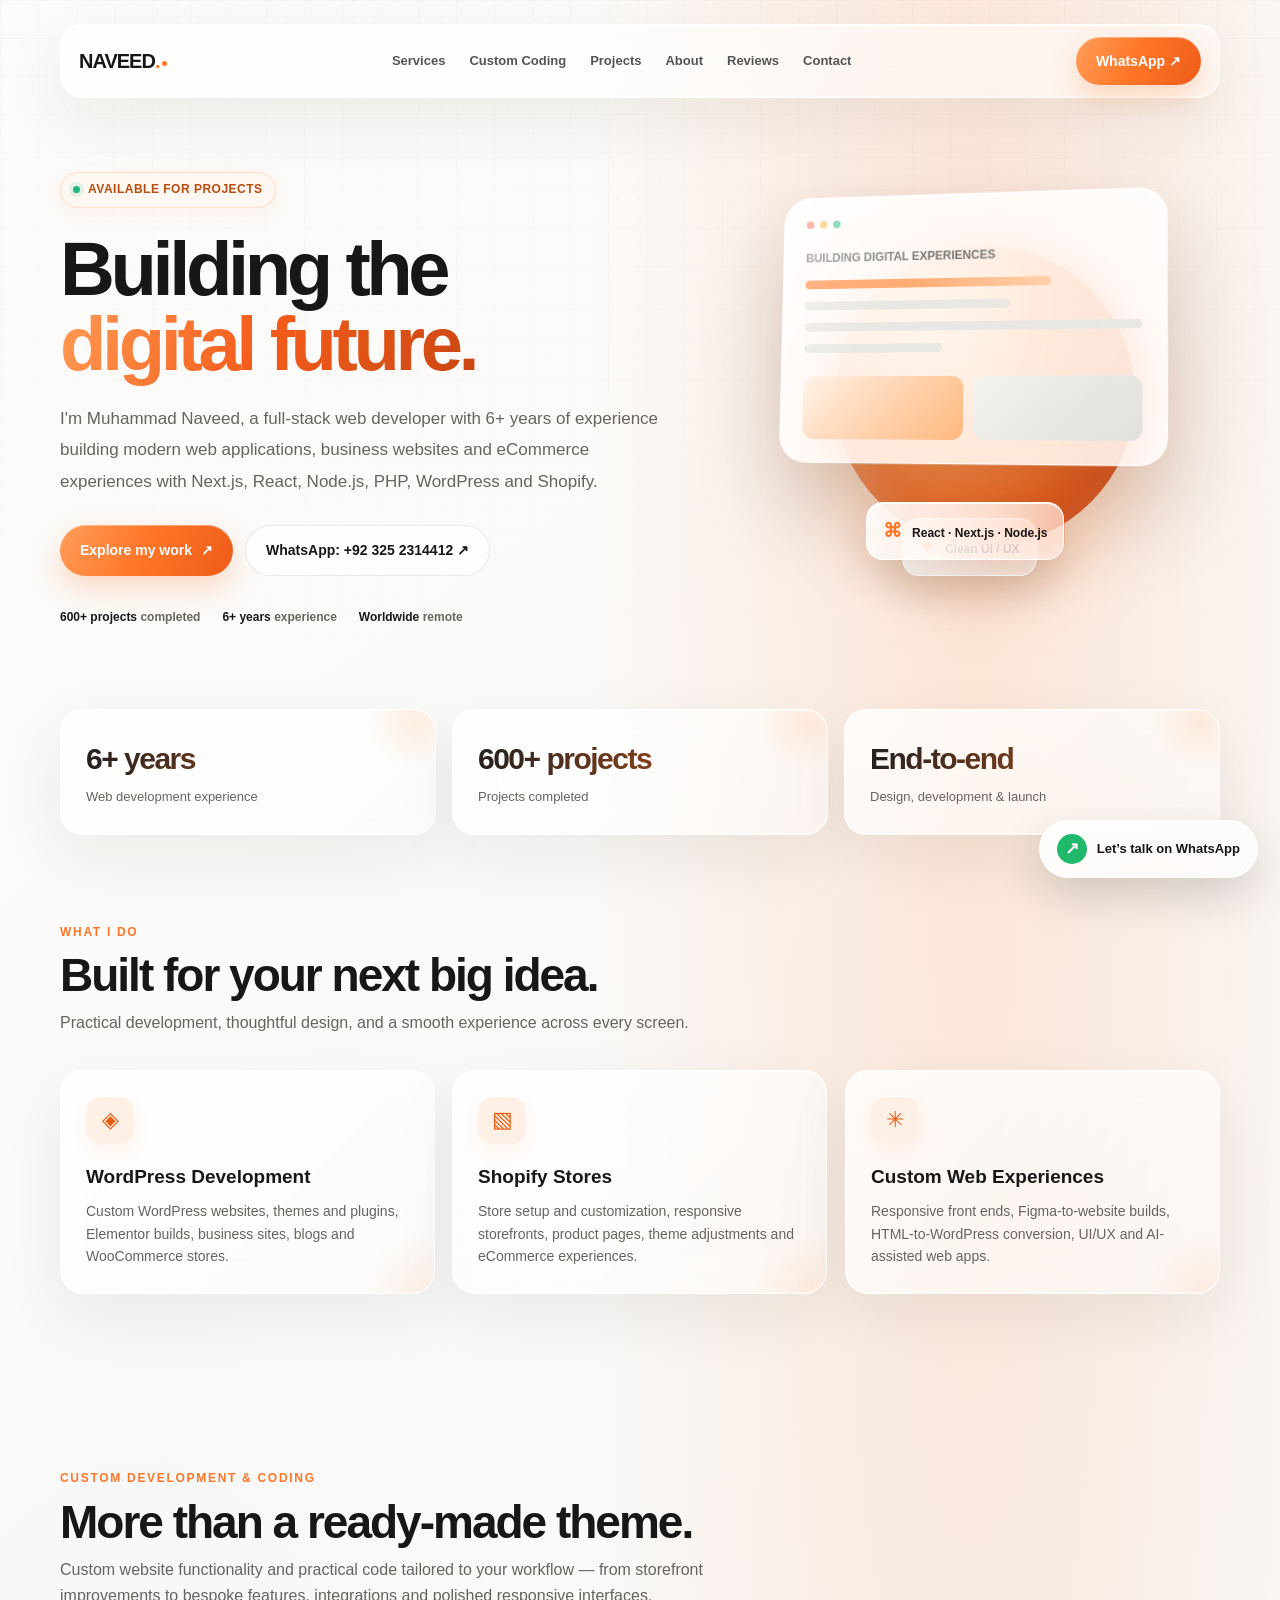
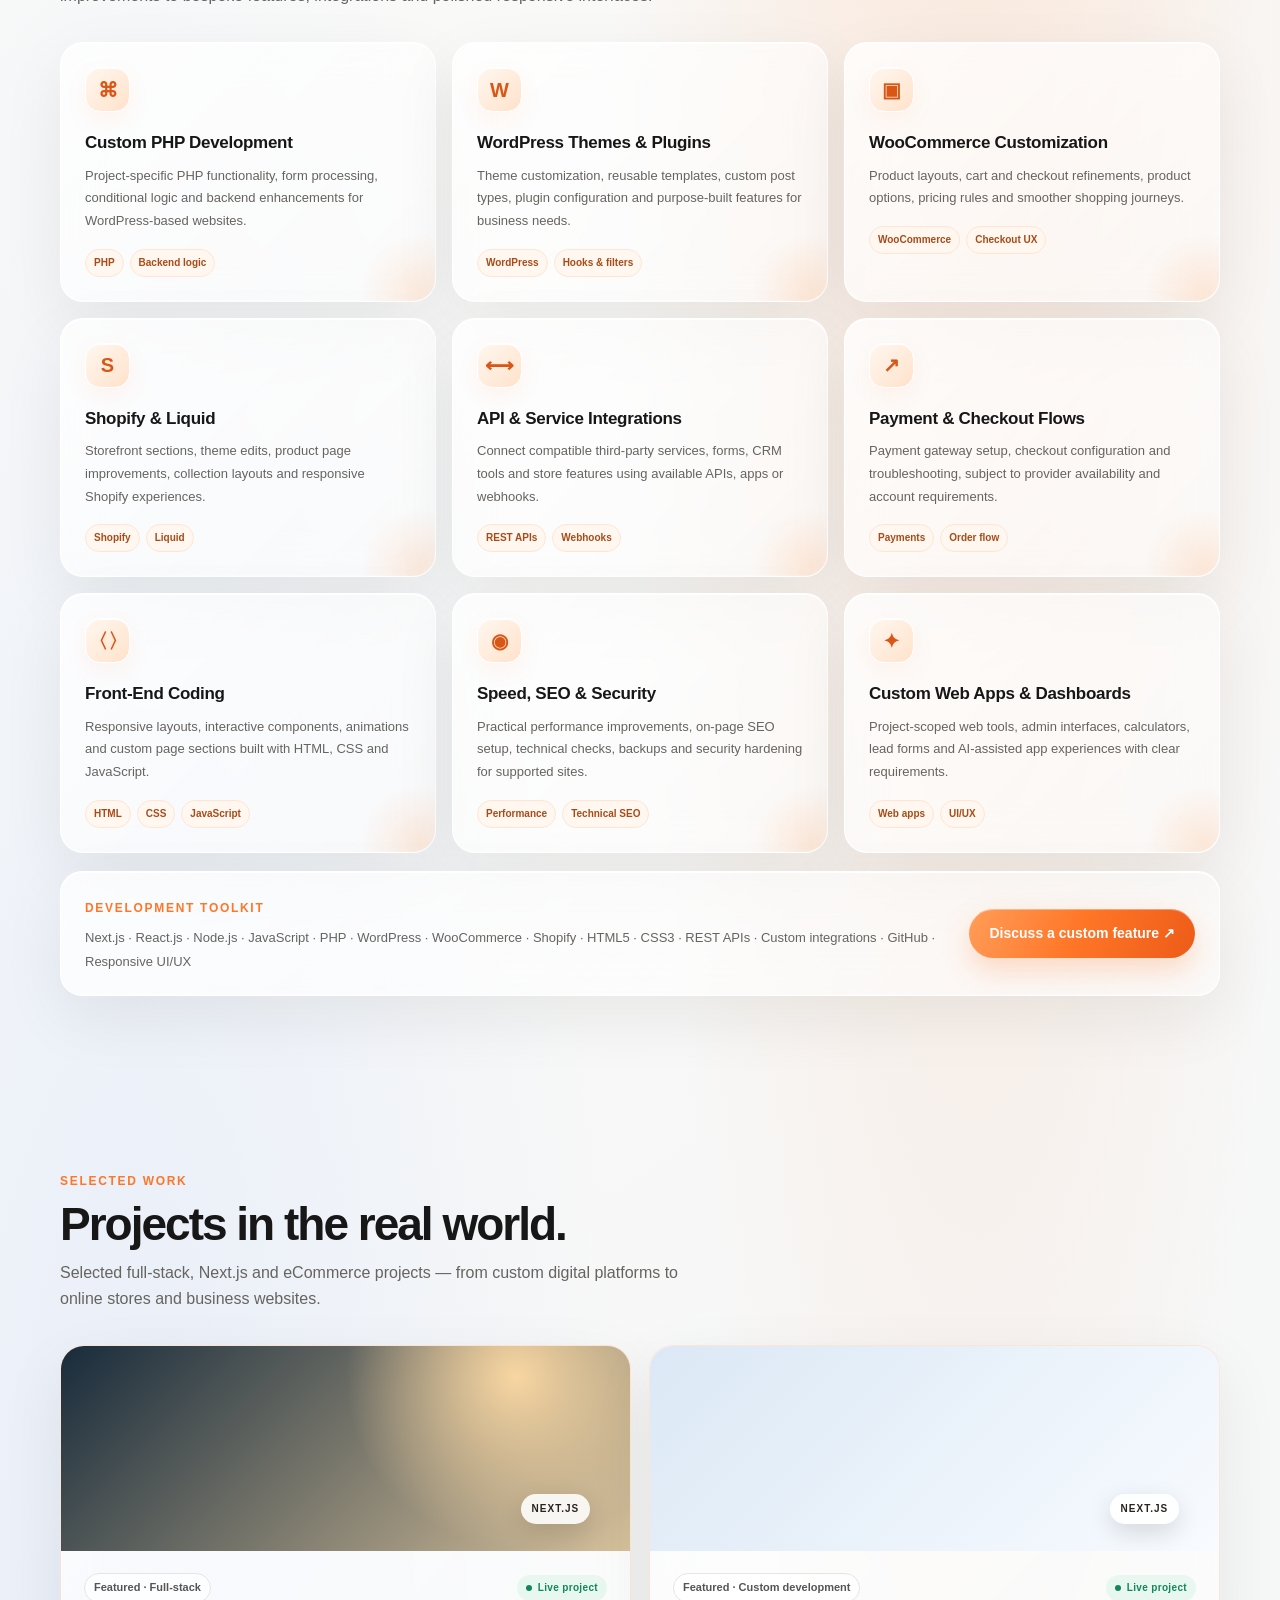
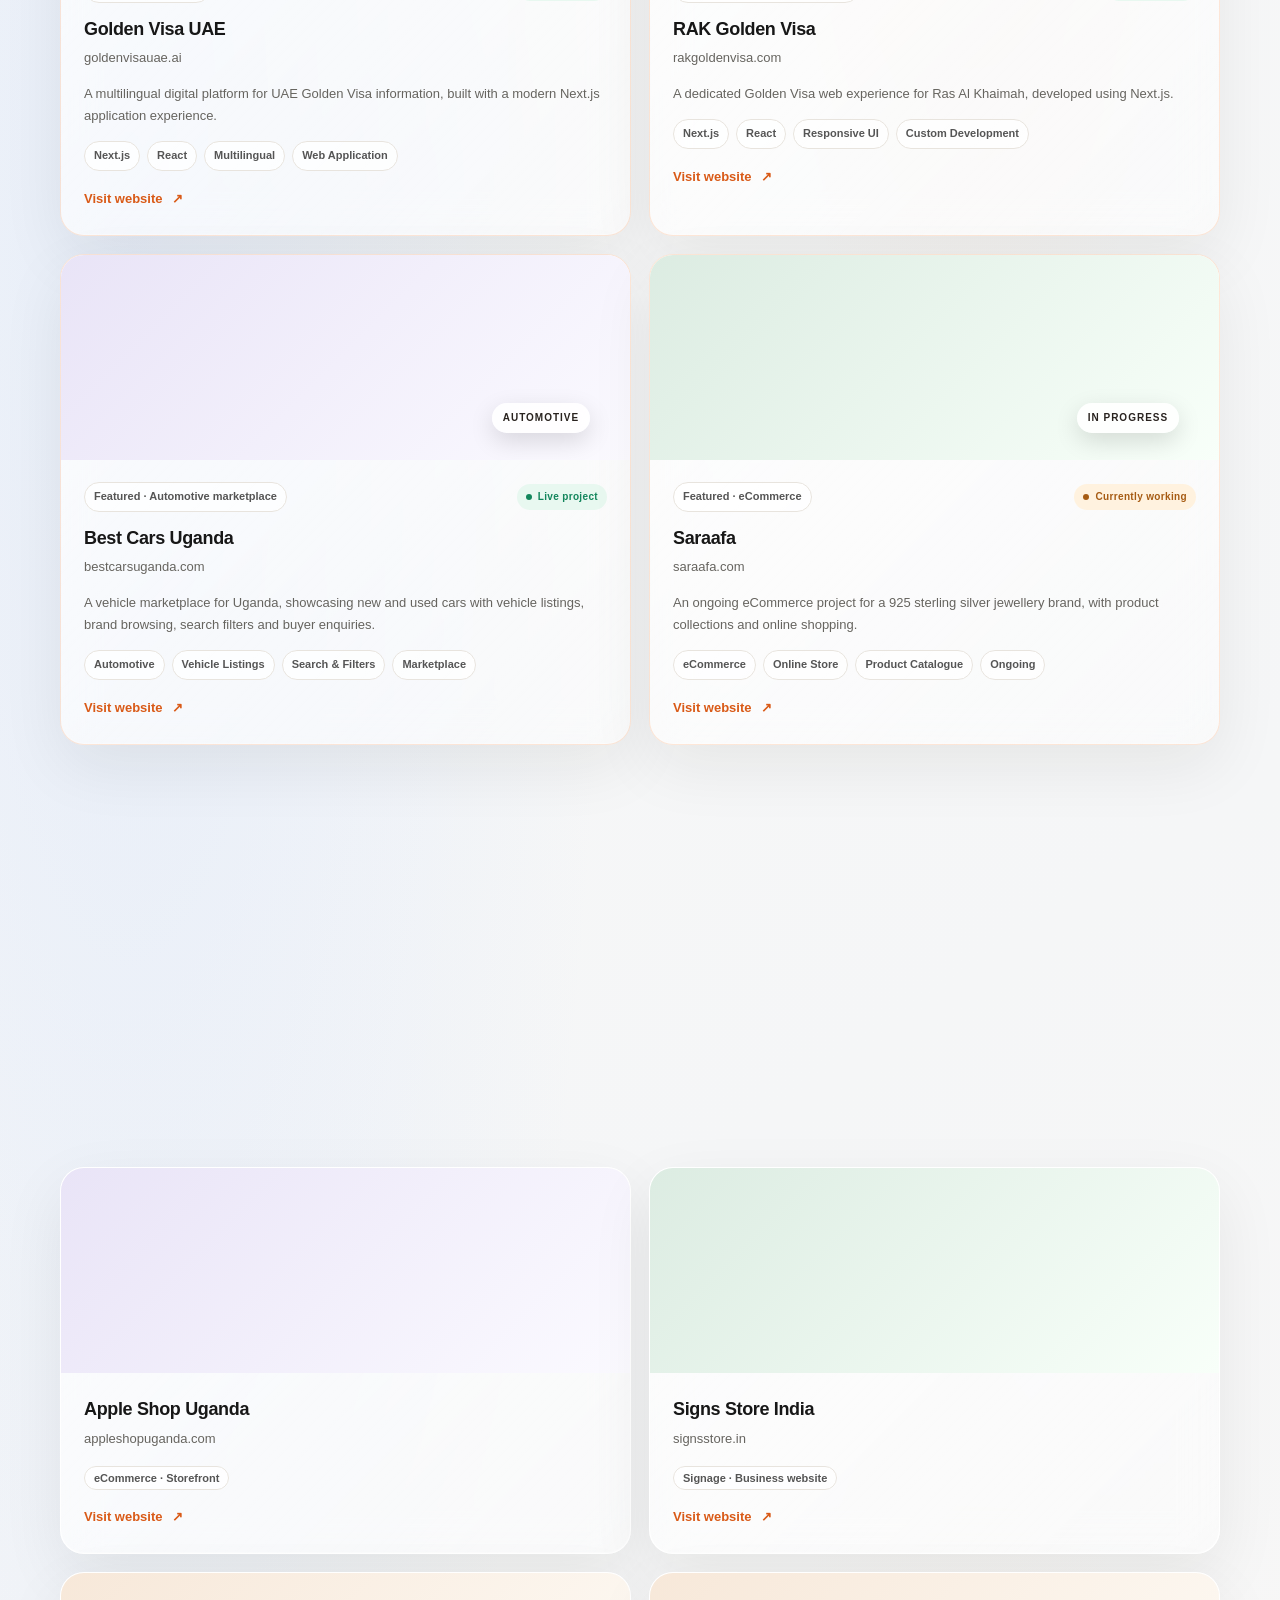
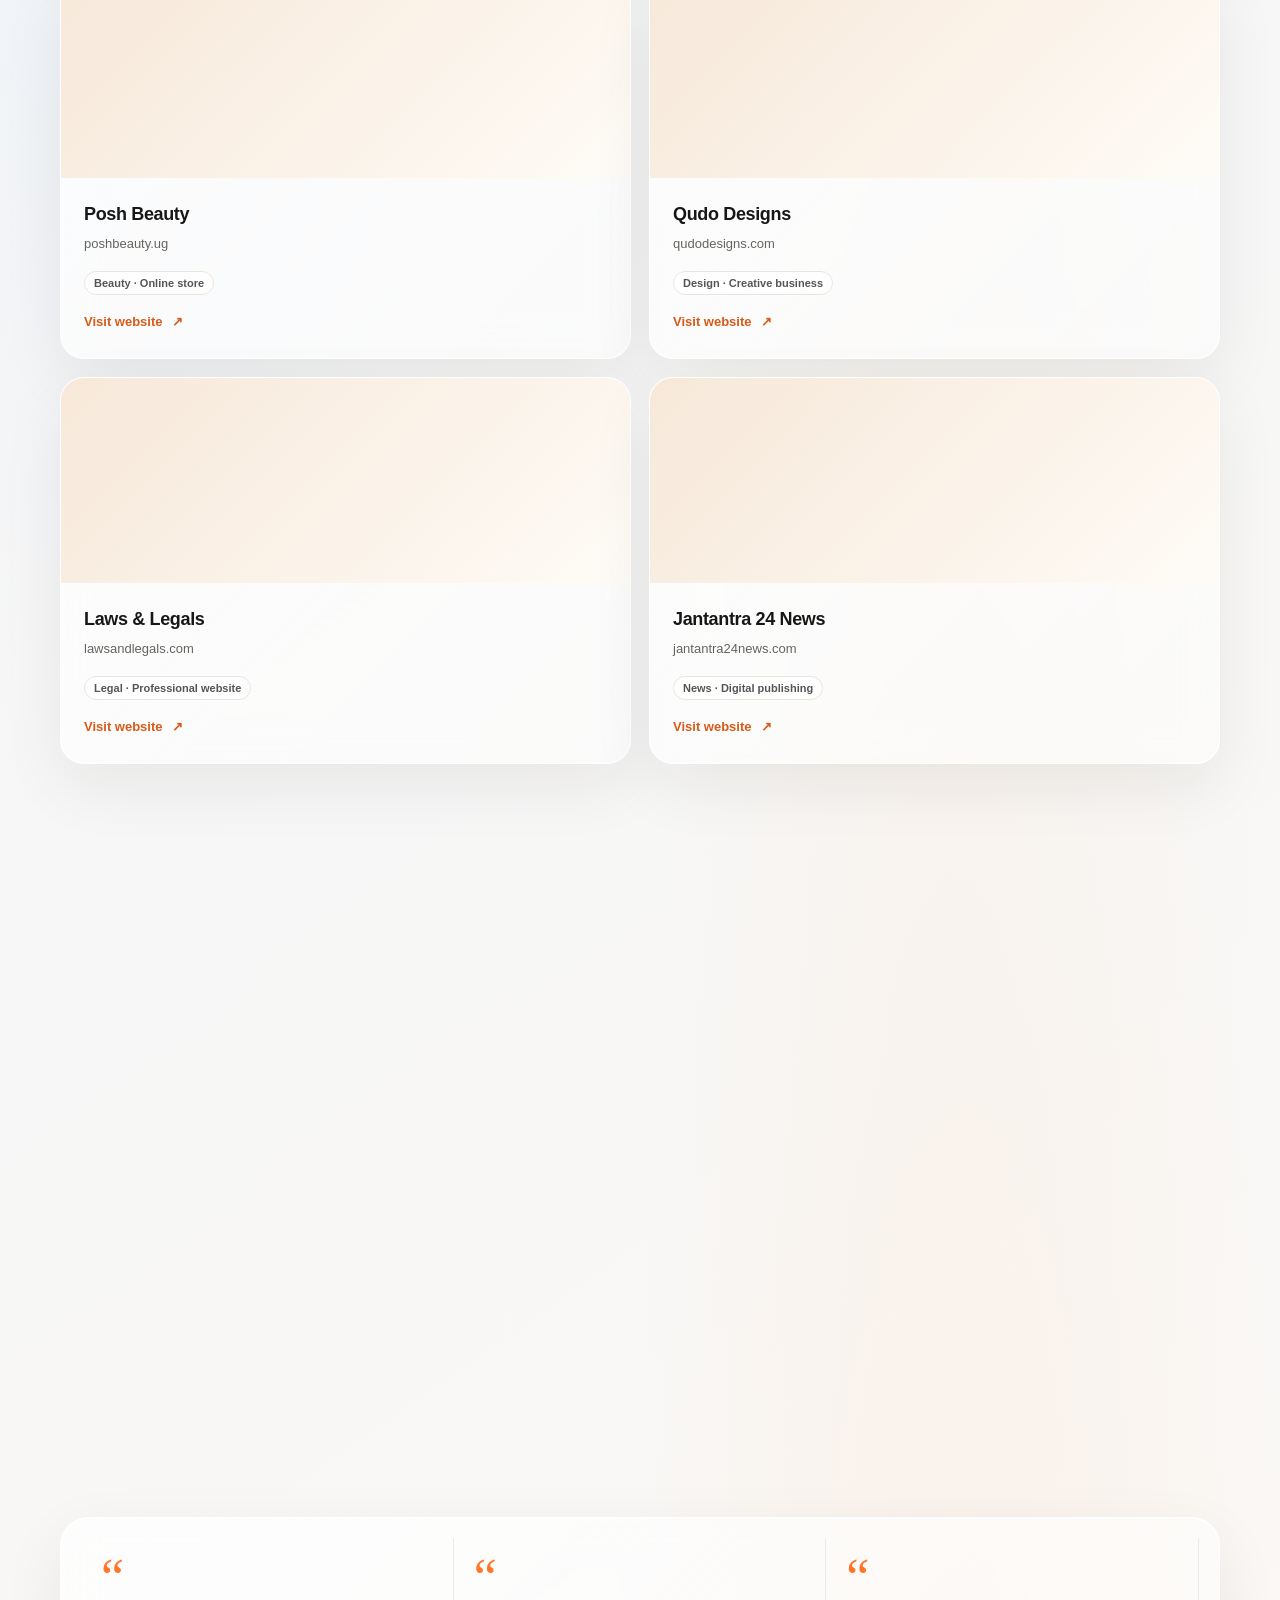
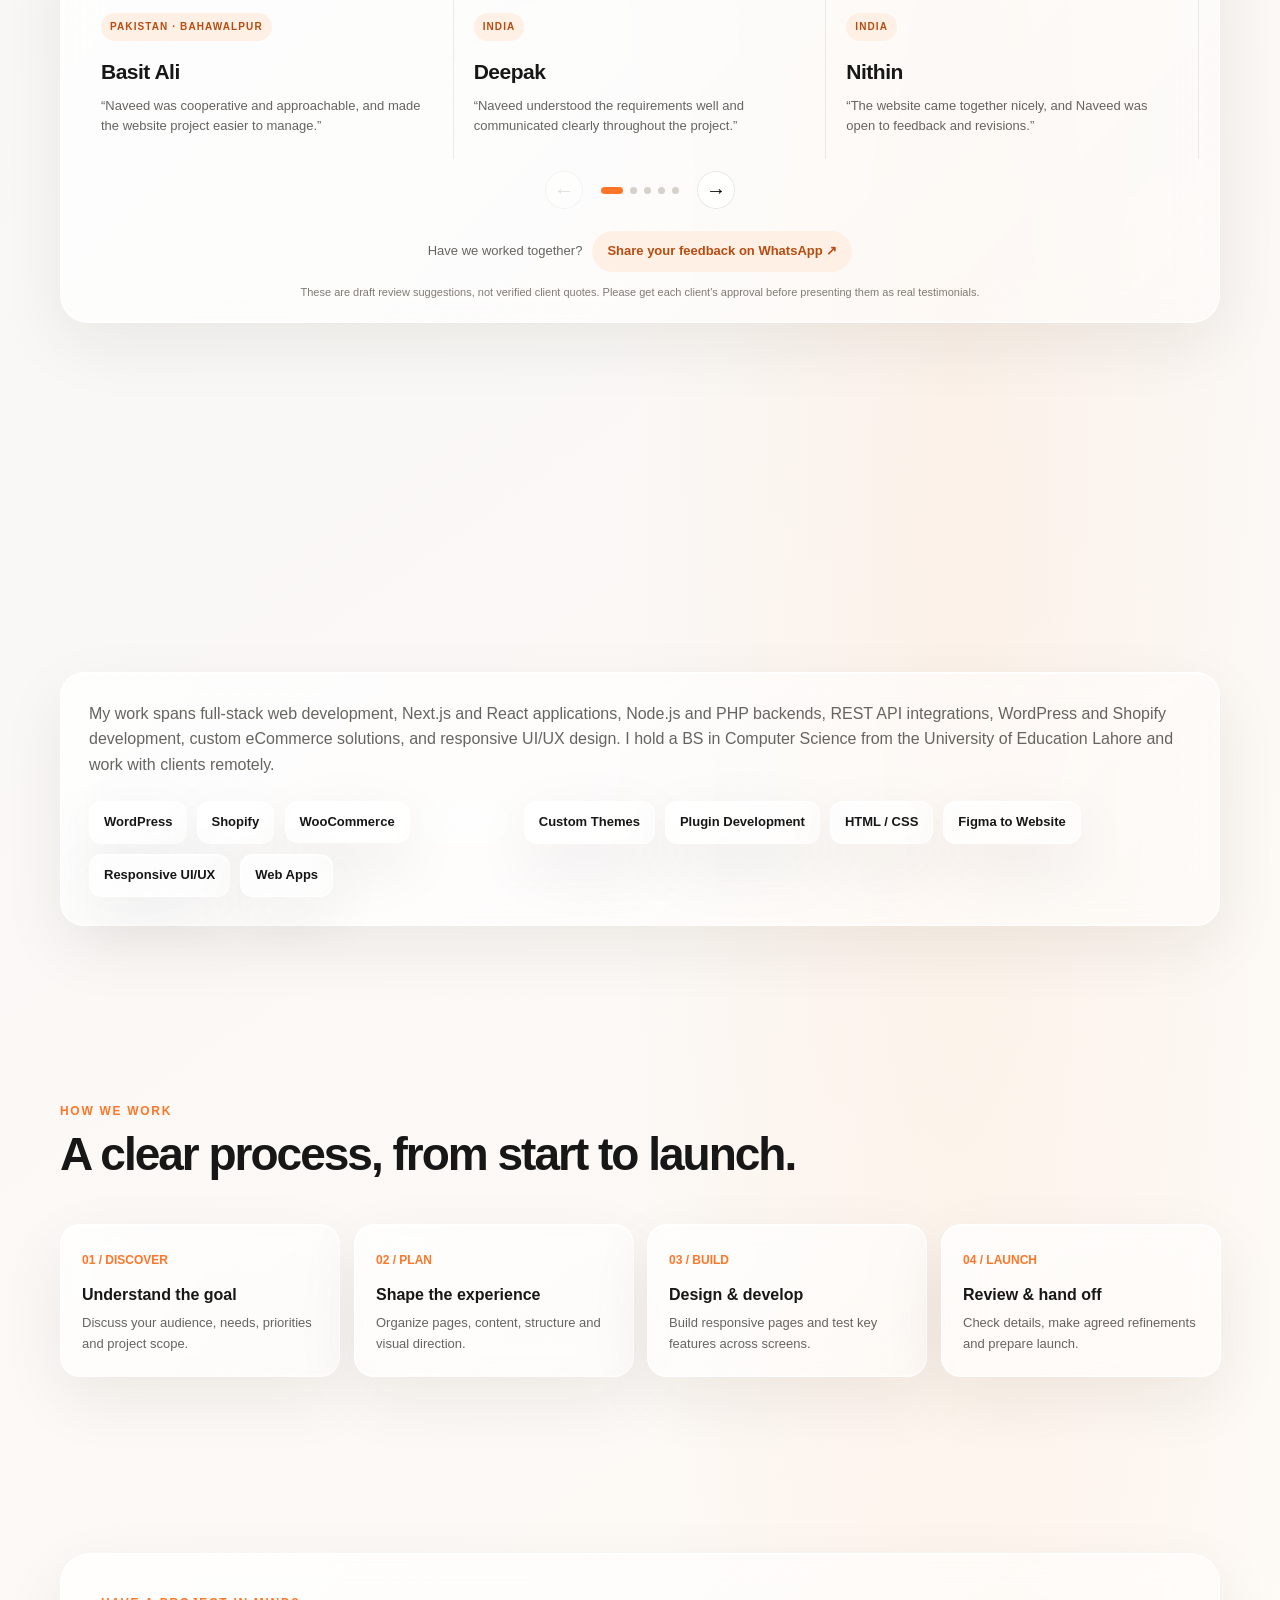
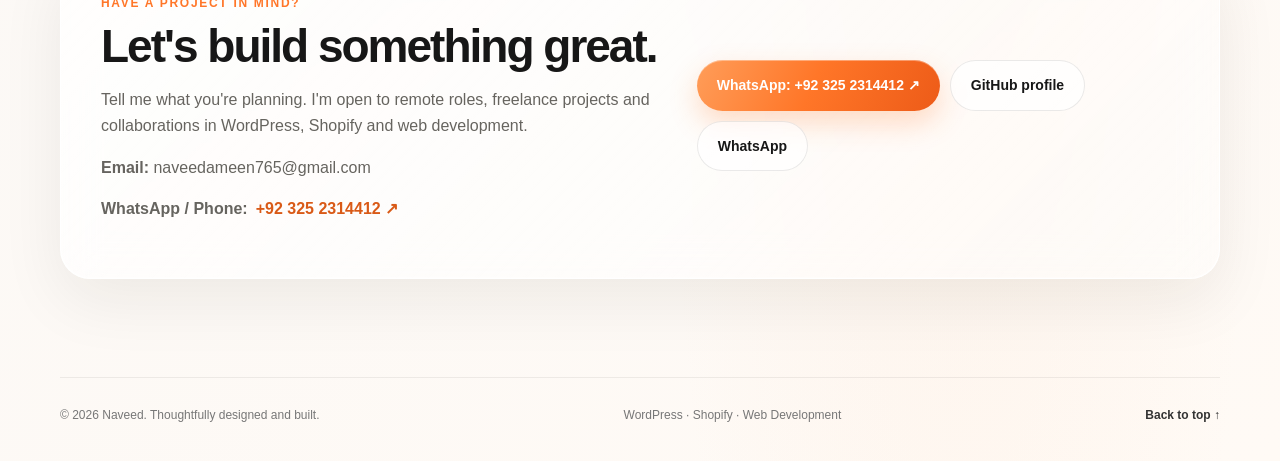
<file: index.html>
<!DOCTYPE html>
<html lang="en">
<head>
<meta charset="UTF-8">
<meta name="viewport" content="width=device-width, initial-scale=1">
<meta name="theme-color" content="#f8f8f6">
<meta name="description" content="Muhammad Naveed is a full-stack web developer specializing in Next.js, React, Node.js, PHP, WordPress, Shopify and custom digital experiences.">
<title>Muhammad Naveed — Full-Stack & Web Developer</title>
<style>
:root{--ink:#171717;--muted:#66645f;--orange:#ff7628;--paper:#f8f8f6;--glass:rgba(255,255,255,.72);--line:rgba(30,30,30,.09);--shadow:0 22px 65px rgba(25,25,25,.09)}
*{box-sizing:border-box}html{scroll-behavior:smooth;scroll-padding-top:90px}body{margin:0;background:radial-gradient(ellipse at 85% 5%,rgba(255,132,54,.13),transparent 28%),radial-gradient(ellipse at 5% 35%,rgba(255,255,255,.95),transparent 35%),var(--paper);color:var(--ink);font-family:Inter,-apple-system,BlinkMacSystemFont,"Segoe UI",sans-serif;line-height:1.6}a{color:inherit;text-decoration:none}.wrap{width:min(1160px,calc(100% - 40px));margin:auto}.glass{background:var(--glass);border:1px solid rgba(255,255,255,.9);box-shadow:var(--shadow);backdrop-filter:blur(18px);-webkit-backdrop-filter:blur(18px)}.nav{position:sticky;top:12px;z-index:10;margin:12px auto 0;border-radius:22px;padding:12px 18px;display:flex;align-items:center;justify-content:space-between;gap:20px}.brand{font-size:20px;font-weight:850;letter-spacing:-.8px}.brand span{color:var(--orange)}.navlinks{display:flex;align-items:center;gap:24px;font-size:13px;font-weight:650;color:#555}.navlinks a:hover{color:var(--orange)}.btn{display:inline-flex;align-items:center;justify-content:center;gap:9px;border-radius:999px;padding:13px 20px;font-size:14px;font-weight:750;transition:.25s transform,.25s box-shadow}.btn:hover{transform:translateY(-3px);box-shadow:0 14px 30px #ff762833}.primary{background:linear-gradient(135deg,#ff9a52,#ff6a1c);color:white;box-shadow:0 9px 24px #ff762833}.secondary{border:1px solid var(--line);background:#ffffffa8}.hero{padding:100px 0 82px;display:grid;grid-template-columns:1.1fr .9fr;align-items:center;gap:45px;min-height:620px}.eyebrow{display:inline-flex;align-items:center;gap:8px;padding:7px 12px;border:1px solid #ff762833;background:#fff8f2;border-radius:999px;color:#b84c10;font-size:12px;font-weight:800;letter-spacing:.5px}.dot{width:7px;height:7px;background:#24b47e;border-radius:50%;box-shadow:0 0 0 4px #24b47e20}.hero h1{font-size:clamp(42px,6vw,76px);line-height:1.02;letter-spacing:-4px;margin:23px 0 22px;font-weight:850}.hero h1 em{font-style:normal;color:var(--orange)}.lead{font-size:17px;color:var(--muted);max-width:600px}.actions{display:flex;flex-wrap:wrap;gap:12px;margin-top:28px}.mini-proof{display:flex;gap:22px;flex-wrap:wrap;margin-top:32px;color:#68655f;font-size:12px;font-weight:650}.mini-proof b{color:#191919}.visual{position:relative;min-height:430px;display:grid;place-items:center;perspective:1000px}.orb{position:absolute;width:300px;height:300px;border-radius:50%;background:linear-gradient(135deg,#ffc18c,#ff7628 55%,#f34f19);filter:blur(.3px);box-shadow:inset -22px -25px 55px #a9341938,0 30px 80px #ff76283b;transform:translate(16px,-4px)}.codecard{position:relative;z-index:2;width:min(390px,100%);padding:23px;border-radius:25px;transform:rotateY(-9deg) rotateX(4deg);box-shadow:0 35px 80px #25201c28;border:1px solid #ffffffd9;background:rgba(255,255,255,.8);backdrop-filter:blur(22px)}.windowdots{display:flex;gap:6px;margin-bottom:22px}.windowdots i{width:8px;height:8px;border-radius:50%;background:#ff8068}.windowdots i:nth-child(2){background:#ffc15c}.windowdots i:nth-child(3){background:#5bc99b}.code-line{height:9px;border-radius:8px;background:#e8e7e3;margin:13px 0}.code-line.orange{background:linear-gradient(90deg,#ff8d46,#ffd1ac);width:74%}.code-line.short{width:42%}.code-line.mid{width:62%}.float-chip{position:absolute;z-index:3;padding:13px 16px;border-radius:17px;font-size:12px;font-weight:800}.chip-one{top:40px;right:0}.chip-two{bottom:48px;left:-4px}.chip-icon{color:var(--orange);font-size:19px;margin-right:7px}.section{padding:78px 0}.section-head{display:flex;justify-content:space-between;align-items:end;gap:20px;margin-bottom:30px}.kicker{font-size:12px;color:var(--orange);font-weight:850;text-transform:uppercase;letter-spacing:1.7px}.section h2{font-size:clamp(30px,4vw,46px);letter-spacing:-1.8px;line-height:1.1;margin:8px 0 10px}.sub{color:var(--muted);max-width:650px;margin:0}.stats{display:grid;grid-template-columns:repeat(3,1fr);gap:16px}.stat{padding:25px;border-radius:22px}.stat strong{font-size:30px;letter-spacing:-1px;display:block}.stat span{font-size:13px;color:var(--muted)}.services{display:grid;grid-template-columns:repeat(3,1fr);gap:17px}.service{padding:25px;border-radius:23px;transition:.25s transform}.service:hover,.project:hover{transform:translateY(-5px)}.service-icon{width:48px;height:48px;border-radius:15px;display:grid;place-items:center;background:#fff0e5;color:#e85e15;font-size:22px;margin-bottom:18px}.service h3{margin:0 0 8px;font-size:19px}.service p{font-size:14px;color:var(--muted);margin:0}.project-grid{display:grid;grid-template-columns:repeat(2,1fr);gap:18px}.project{overflow:hidden;border-radius:24px;transition:.25s transform}.project-art{height:190px;position:relative;display:flex;align-items:center;justify-content:center;overflow:hidden;background:linear-gradient(135deg,#f7e8d9,#fefbf6)}.project:nth-child(2) .project-art,.project:nth-child(6) .project-art{background:linear-gradient(135deg,#dbe8f5,#f8fbff)}.project:nth-child(3) .project-art,.project:nth-child(7) .project-art{background:linear-gradient(135deg,#e9e4f7,#fbfaff)}.project:nth-child(4) .project-art,.project:nth-child(8) .project-art{background:linear-gradient(135deg,#dcece2,#f8fff9)}.mock-browser{width:74%;height:130px;background:#fff;border-radius:13px;box-shadow:0 18px 40px #20202019;border:1px solid #ffffff;padding:11px;transform:rotate(-3deg)}.project:nth-child(even) .mock-browser{transform:rotate(3deg)}.mock-top{height:7px;width:38%;background:#dededb;border-radius:8px;margin-bottom:12px}.mock-hero{height:55px;border-radius:7px;background:linear-gradient(110deg,#191919,#454545);position:relative;overflow:hidden}.project:nth-child(2n) .mock-hero{background:linear-gradient(110deg,#e9b078,#f7dfc4)}.project:nth-child(3n) .mock-hero{background:linear-gradient(110deg,#5a7e95,#c4d9e7)}.mock-hero:after{content:"";position:absolute;width:75px;height:75px;border-radius:50%;background:#ffffff35;right:15%;top:-20px}.mock-bottom{display:flex;gap:6px;margin-top:9px}.mock-bottom i{height:17px;flex:1;border-radius:4px;background:#ecebe8}.project-info{padding:19px 21px 22px}.project-info h3{margin:0;font-size:18px}.project-info p{margin:5px 0 14px;color:var(--muted);font-size:13px}.project-link{font-size:13px;font-weight:800;color:#d95a17}.project-link span{margin-left:5px}.tags{display:flex;flex-wrap:wrap;gap:7px;margin-top:12px}.tag{font-size:11px;font-weight:700;border-radius:999px;padding:5px 9px;background:#f3f1ed;color:#555}.skills{display:flex;flex-wrap:wrap;gap:10px;margin-top:24px}.skill{padding:10px 14px;border-radius:13px;font-size:13px;font-weight:750}.process{display:grid;grid-template-columns:repeat(4,1fr);gap:14px}.step{padding:21px;border-radius:20px}.step-num{color:var(--orange);font-weight:900;font-size:12px}.step h3{font-size:16px;margin:10px 0 6px}.step p{font-size:13px;color:var(--muted);margin:0}.contact{padding:40px;border-radius:30px;display:flex;align-items:center;justify-content:space-between;gap:28px;background:linear-gradient(120deg,#fff,#fff7f0)}.contact h2{margin-top:8px}.contact p{color:var(--muted);max-width:600px}.contact-actions{display:flex;gap:10px;flex-wrap:wrap}.footer{padding:28px 0 36px;display:flex;justify-content:space-between;gap:20px;color:#777;font-size:12px}.footer a{color:#333;font-weight:700}
@media(max-width:800px){.nav{top:7px}.navlinks{gap:12px}.navlinks a:nth-child(2),.navlinks a:nth-child(3){display:none}.hero{grid-template-columns:1fr;padding:72px 0 45px;gap:12px}.hero h1{letter-spacing:-2.5px}.visual{min-height:360px}.orb{width:250px;height:250px}.chip-one{right:4%}.chip-two{left:3%}.services{grid-template-columns:1fr 1fr}.process{grid-template-columns:1fr 1fr}.contact{align-items:flex-start;flex-direction:column}}
@media(max-width:540px){.wrap{width:min(100% - 28px,1160px)}.nav{padding:10px 12px}.brand{font-size:17px}.navlinks{font-size:12px;gap:10px}.nav>.btn{padding:10px 12px;font-size:12px}.hero{padding-top:58px}.hero h1{font-size:46px}.lead{font-size:15px}.mini-proof{gap:12px}.visual{min-height:320px}.codecard{width:86%;padding:18px}.orb{width:220px;height:220px}.chip-one{top:12px}.chip-two{bottom:20px}.section{padding:55px 0}.section-head{display:block}.stats{gap:8px}.stat{padding:16px}.stat strong{font-size:23px}.stat span{font-size:11px}.services,.project-grid,.process{grid-template-columns:1fr}.project-art{height:170px}.contact{padding:25px}.footer{flex-direction:column}.navlinks a:first-child{display:none}}
/* Motion and polish */
@keyframes floatOrb{0%,100%{transform:translate(16px,-4px) rotate(0deg)}50%{transform:translate(5px,-18px) rotate(5deg)}}
@keyframes floatCard{0%,100%{transform:rotateY(-9deg) rotateX(4deg) translateY(0)}50%{transform:rotateY(-6deg) rotateX(2deg) translateY(-10px)}}
@keyframes chipFloat{0%,100%{transform:translateY(0)}50%{transform:translateY(-8px)}}
@keyframes shimmer{0%{background-position:0% 50%}100%{background-position:200% 50%}}
.orb{animation:floatOrb 7s ease-in-out infinite}
.codecard{animation:floatCard 6s ease-in-out infinite}
.chip-one{animation:chipFloat 4.5s ease-in-out infinite}
.chip-two{animation:chipFloat 5s ease-in-out infinite reverse}
.primary{background-size:200% 200%;animation:shimmer 5s linear infinite}
.glass{transition:box-shadow .3s ease,border-color .3s ease}
.service:hover,.project:hover,.stat:hover,.step:hover{box-shadow:0 28px 75px rgba(25,25,25,.13);border-color:#ff76284d}
.reveal-ready .reveal{opacity:0;transform:translateY(22px);transition:opacity .7s ease,transform .7s cubic-bezier(.2,.75,.25,1)}
.reveal-ready .reveal.is-visible{opacity:1;transform:translateY(0)}
.reveal-ready .project.reveal:nth-child(2n),.reveal-ready .service.reveal:nth-child(2n){transition-delay:.08s}
.reveal-ready .project.reveal:nth-child(3n),.reveal-ready .service.reveal:nth-child(3n){transition-delay:.15s}
.contact-actions .btn{white-space:nowrap}
.feedback-grid{display:grid;grid-template-columns:repeat(3,1fr);gap:16px}
.feedback-card{padding:25px;border-radius:23px;position:relative;overflow:hidden}
.feedback-card:before{content:"";position:absolute;width:120px;height:120px;right:-55px;top:-55px;border-radius:50%;background:#ff762815}
.feedback-symbol{font-size:28px;color:var(--orange);line-height:1}
.feedback-card h3{margin:15px 0 8px;font-size:18px}
.feedback-card p{margin:0;color:var(--muted);font-size:14px}
.feedback-label{display:inline-block;margin-top:17px;padding:6px 10px;border-radius:999px;background:#fff0e5;color:#b84c10;font-size:11px;font-weight:800}
@media(max-width:800px){.feedback-grid{grid-template-columns:1fr 1fr}}
@media(max-width:540px){.feedback-grid{grid-template-columns:1fr}}
.phone-line{display:flex;align-items:center;gap:8px;flex-wrap:wrap}
.phone-line a{color:#d95a17;font-weight:800}
@media(prefers-reduced-motion:reduce){html{scroll-behavior:auto}*,*:before,*:after{transition:none!important;animation:none!important}.reveal-ready .reveal{opacity:1;transform:none}}

/* Premium visual refinement */
:root{--orange:#ff7628;--paper:#faf9f6;--shadow:0 24px 70px rgba(35,28,20,.075)}
body{background:radial-gradient(ellipse at 78% 8%,rgba(255,142,73,.16),transparent 25%),radial-gradient(ellipse at 8% 56%,rgba(226,237,255,.48),transparent 28%),linear-gradient(180deg,#fcfbf9 0%,#f7f7f4 48%,#fbfaf8 100%);overflow-x:hidden}
body:before{content:"";position:fixed;inset:0;z-index:-1;pointer-events:none;background-image:linear-gradient(rgba(80,70,60,.025) 1px,transparent 1px),linear-gradient(90deg,rgba(80,70,60,.025) 1px,transparent 1px);background-size:38px 38px;mask-image:linear-gradient(to bottom,black,transparent 75%)}
.nav{background:rgba(255,255,255,.76);border-color:rgba(255,255,255,.95);box-shadow:0 12px 40px rgba(25,25,25,.065)}
.brand{letter-spacing:-1px}.brand:after{content:"";display:inline-block;width:5px;height:5px;background:var(--orange);border-radius:50%;margin:0 0 2px 3px}
.hero{padding-top:86px}.hero h1{line-height:.99;letter-spacing:-4.4px}.hero h1 em{background:linear-gradient(110deg,#ff9b55 0%,#f45d1b 48%,#c94712 100%);-webkit-background-clip:text;background-clip:text;color:transparent}
.lead{line-height:1.85}.eyebrow{box-shadow:0 5px 20px rgba(255,118,40,.07)}
.glass{background:rgba(255,255,255,.66);border:1px solid rgba(255,255,255,.94);box-shadow:0 18px 55px rgba(35,28,20,.065),inset 0 1px 0 rgba(255,255,255,.9)}
.btn{position:relative;overflow:hidden}.primary{background:linear-gradient(115deg,#ff9d59,#ff7628 48%,#ed5b18);box-shadow:0 10px 25px rgba(255,118,40,.22)}
.primary:after{content:"";position:absolute;top:-60%;left:-70%;width:45%;height:220%;background:linear-gradient(90deg,transparent,rgba(255,255,255,.3),transparent);transform:rotate(22deg);transition:left .55s ease}
.primary:hover:after{left:130%}
.visual{filter:drop-shadow(0 16px 28px rgba(255,118,40,.05))}
.orb{background:radial-gradient(circle at 30% 25%,#ffd4ad 0%,#ff9a54 35%,#fa6d25 68%,#d84c18 100%);box-shadow:inset -25px -30px 50px #a9341938,inset 12px 10px 32px #ffffff4d,0 35px 85px #ff76283b}
.codecard{border-radius:28px;box-shadow:0 38px 90px rgba(28,23,18,.17),inset 0 1px 0 #fff}
.float-chip{border-color:#ffffffef;box-shadow:0 14px 35px rgba(35,28,20,.09)}
.section{padding-top:88px;padding-bottom:88px}
.section h2{letter-spacing:-2px}.section-head{margin-bottom:34px}
.stat,.service,.project,.step,.feedback-card{border:1px solid rgba(255,255,255,.92);box-shadow:0 15px 45px rgba(35,28,20,.045),inset 0 1px 0 #fff}
.stat{position:relative;overflow:hidden}.stat:after{content:"";position:absolute;right:-28px;top:-36px;width:95px;height:95px;border-radius:50%;background:radial-gradient(circle,#ffb77f38,transparent 70%)}
.stat strong{letter-spacing:-1.5px}
.service{position:relative;overflow:hidden}.service:after{content:"";position:absolute;right:-48px;bottom:-58px;width:120px;height:120px;border-radius:50%;background:radial-gradient(circle,#ff9a5220,transparent 70%);transition:transform .35s}.service:hover:after{transform:scale(1.5)}
.service-icon{box-shadow:inset 0 1px 0 #fff,0 7px 18px #ff762814}
.project{overflow:hidden}.project-art{height:205px}.mock-browser{box-shadow:0 20px 48px rgba(20,20,20,.14);transition:transform .4s ease}.project:hover .mock-browser{transform:rotate(0) scale(1.035)}
.project-info{padding:22px 23px 24px}.project-info h3{letter-spacing:-.35px}.tag{border:1px solid #e8e4de;background:rgba(255,255,255,.72)}
.project-link{display:inline-flex;align-items:center;gap:4px}.project-link span{transition:transform .2s}.project-link:hover span{transform:translate(3px,-3px)}
.feedback-card,.step{transition:transform .25s ease,box-shadow .25s ease}.feedback-card:hover,.step:hover{transform:translateY(-4px)}
.contact{border:1px solid #ffffff;box-shadow:0 24px 70px rgba(35,28,20,.08);background:radial-gradient(circle at 100% 0%,#ffe4d1 0%,transparent 38%),linear-gradient(120deg,rgba(255,255,255,.94),rgba(255,248,242,.88))}
.footer{border-top:1px solid rgba(30,30,30,.07);margin-top:10px}
.whatsapp-float{position:fixed;right:22px;bottom:22px;z-index:30;display:flex;align-items:center;gap:10px;padding:13px 17px;border:1px solid rgba(255,255,255,.95);border-radius:999px;background:rgba(255,255,255,.86);box-shadow:0 15px 40px rgba(25,25,25,.14);backdrop-filter:blur(18px);font-size:13px;font-weight:800;transition:transform .25s,box-shadow .25s}
.whatsapp-float:hover{transform:translateY(-4px);box-shadow:0 20px 45px rgba(25,25,25,.19)}
.whatsapp-float .wa-icon{display:grid;place-items:center;width:30px;height:30px;border-radius:50%;background:#20b96b;color:white;font-size:17px}
@media(max-width:800px){.hero{padding-top:70px}.section{padding-top:65px;padding-bottom:65px}}
@media(max-width:540px){.hero h1{letter-spacing:-2.8px}.section{padding-top:52px;padding-bottom:52px}.project-art{height:180px}.whatsapp-float{right:12px;bottom:12px;padding:9px 13px}.whatsapp-float .wa-label{display:none}.navlinks a:first-child{display:inline}.navlinks a:nth-child(3),.navlinks a:nth-child(4){display:none}}
@media(prefers-reduced-motion:reduce){.primary:after{display:none}}


/* Extra glass depth + soft 3D motion */
body{background:radial-gradient(ellipse at 76% 7%,rgba(255,146,75,.2),transparent 28%),radial-gradient(ellipse at 10% 40%,rgba(177,205,255,.23),transparent 30%),radial-gradient(ellipse at 75% 82%,rgba(255,207,171,.18),transparent 25%),linear-gradient(145deg,#fcfbf9,#f5f6f7 52%,#fffaf5)}
body:after{content:"";position:fixed;z-index:-1;inset:0;pointer-events:none;opacity:.24;background:radial-gradient(circle at 1px 1px,#8f8a8328 1px,transparent 0);background-size:22px 22px;mask-image:linear-gradient(to bottom,black,transparent 82%)}
.glass,.service,.project,.stat,.step,.feedback-card,.contact,.nav{transform-style:preserve-3d;backface-visibility:hidden}
.glass{background:linear-gradient(135deg,rgba(255,255,255,.79),rgba(255,255,255,.43));border:1px solid rgba(255,255,255,.98);box-shadow:0 22px 65px rgba(35,28,20,.07),inset 0 1px 0 rgba(255,255,255,.98),inset 0 -1px 0 rgba(255,255,255,.3);position:relative}
.glass:where(.service,.project,.stat,.step,.feedback-card){isolation:isolate}
.hero{perspective:1200px}
.visual{transform-style:preserve-3d}
.orb{animation:orbDrift 9s ease-in-out infinite,orbGlow 6s ease-in-out infinite alternate;will-change:transform}
.codecard{transform-style:preserve-3d;animation:cardHover 7s ease-in-out infinite;box-shadow:0 40px 95px rgba(28,23,18,.18),inset 0 1px 0 #fff,0 0 0 1px rgba(255,255,255,.35)}
.codecard:before{content:"";position:absolute;inset:0;border-radius:inherit;pointer-events:none;background:linear-gradient(120deg,rgba(255,255,255,.55),transparent 35%,transparent 65%,rgba(255,255,255,.16));transform:translateZ(2px)}
.float-chip{background:linear-gradient(135deg,rgba(255,255,255,.91),rgba(255,255,255,.55));backdrop-filter:blur(24px) saturate(150%);-webkit-backdrop-filter:blur(24px) saturate(150%);border:1px solid rgba(255,255,255,.98);box-shadow:0 18px 42px rgba(35,28,20,.12),inset 0 1px 0 #fff}
.service,.project,.stat,.step,.feedback-card{transition:transform .35s cubic-bezier(.2,.75,.25,1),box-shadow .35s ease,border-color .35s ease;will-change:transform}
.service:hover,.project:hover,.stat:hover,.step:hover,.feedback-card:hover{box-shadow:0 32px 80px rgba(35,28,20,.13),inset 0 1px 0 #fff;border-color:#ffb77b}
.project-art{isolation:isolate}
.project-art:before{content:"";position:absolute;inset:-45%;background:linear-gradient(115deg,transparent 38%,rgba(255,255,255,.48) 48%,transparent 58%);transform:translateX(-45%) rotate(8deg);transition:transform .7s ease;z-index:1;pointer-events:none}
.project:hover .project-art:before{transform:translateX(45%) rotate(8deg)}
.mock-browser{transform:translateZ(20px) rotateX(4deg) rotateY(-5deg);transform-style:preserve-3d}
.project:nth-child(even) .mock-browser{transform:translateZ(20px) rotateX(4deg) rotateY(5deg)}
.project:hover .mock-browser,.project:nth-child(even):hover .mock-browser{transform:translateZ(35px) rotateX(0) rotateY(0) scale(1.045)}
.service-icon{transform:translateZ(18px);transition:transform .3s ease,box-shadow .3s ease}
.service:hover .service-icon{transform:translateZ(30px) rotate(-5deg) scale(1.06)}
.stat strong{background:linear-gradient(100deg,#202020,#d85a19);-webkit-background-clip:text;background-clip:text;color:transparent}
@keyframes orbDrift{0%,100%{transform:translate3d(14px,-4px,0) rotate(0)}35%{transform:translate3d(-4px,-18px,18px) rotate(7deg)}70%{transform:translate3d(10px,9px,-8px) rotate(-5deg)}}
@keyframes orbGlow{from{filter:saturate(1) brightness(1)}to{filter:saturate(1.12) brightness(1.07)}}
@keyframes cardHover{0%,100%{transform:rotateY(-8deg) rotateX(4deg) translate3d(0,0,0)}50%{transform:rotateY(-3deg) rotateX(1deg) translate3d(0,-12px,16px)}}
@keyframes glassShine{0%{transform:translateX(-150%) skewX(-18deg)}100%{transform:translateX(260%) skewX(-18deg)}}
.primary{box-shadow:0 12px 28px rgba(255,118,40,.25),inset 0 1px 0 rgba(255,255,255,.35)}
.primary:hover{box-shadow:0 18px 38px rgba(255,118,40,.34),inset 0 1px 0 rgba(255,255,255,.4)}
.whatsapp-float{background:linear-gradient(135deg,rgba(255,255,255,.92),rgba(255,255,255,.68));border:1px solid #fff;box-shadow:0 18px 45px rgba(25,25,25,.16),inset 0 1px 0 #fff;animation:floatWhatsapp 5s ease-in-out infinite}
@keyframes floatWhatsapp{0%,100%{transform:translateY(0)}50%{transform:translateY(-5px)}}
@media(max-width:800px){.service,.project,.stat,.step,.feedback-card{will-change:auto}.codecard{animation:cardHover 8s ease-in-out infinite}}
@media(prefers-reduced-motion:reduce){.orb,.codecard,.whatsapp-float{animation:none!important}.service,.project,.stat,.step,.feedback-card{will-change:auto}}


/* Accessible responsive client review slider */
.review-shell{border-radius:28px;padding:20px;overflow:hidden}
.review-viewport{overflow:hidden;touch-action:pan-y}
.review-track{display:flex;align-items:stretch;transition:transform .55s cubic-bezier(.2,.75,.25,1);will-change:transform}
.review-slide{flex:0 0 33.3333%;min-width:0;padding:14px 20px 22px;position:relative}
.review-slide:not(:last-child){border-right:1px solid rgba(30,30,30,.08)}
.review-quote{font-family:Georgia,serif;color:var(--orange);font-size:52px;line-height:1;margin-bottom:8px}
.review-country{display:inline-block;font-size:10px;font-weight:850;letter-spacing:1.1px;color:#b84c10;background:#fff0e5;border-radius:999px;padding:6px 9px}
.review-slide h3{font-size:21px;letter-spacing:-.5px;margin:14px 0 7px}
.review-pending{font-size:13px;color:var(--muted);margin:0}
.review-controls{display:flex;align-items:center;justify-content:center;gap:18px;padding:12px 0 4px}
.review-arrow{width:38px;height:38px;border-radius:50%;border:1px solid rgba(30,30,30,.1);background:rgba(255,255,255,.8);font-size:20px;cursor:pointer;transition:background .2s,transform .2s}
.review-arrow:hover{background:#fff0e5;transform:translateY(-2px)}
.review-dots{display:flex;align-items:center;justify-content:center;gap:7px}
.review-dot{width:7px;height:7px;padding:0;border:0;border-radius:99px;background:#d5d1cb;cursor:pointer;transition:width .25s,background .25s}
.review-dot[aria-current="true"]{width:22px;background:var(--orange)}
.review-note{text-align:center;font-size:11px;color:#817b73;margin:12px 0 0}
@media(max-width:800px){.review-slide{flex-basis:50%;padding:12px 15px 20px}}
@media(max-width:540px){.review-shell{padding:12px}.review-slide{flex-basis:100%;padding:14px 12px 20px}.review-slide:not(:last-child){border-right:0}.review-slide h3{font-size:20px}}
@media(prefers-reduced-motion:reduce){.review-track,.review-arrow,.review-dot{transition:none!important}}


/* Mobile layout and slider reliability fixes */
html,body{max-width:100%;overflow-x:clip}
img,video,iframe{max-width:100%}
.wrap{width:min(1160px,calc(100% - 32px))}
.nav{min-width:0;gap:10px}
.navlinks{min-width:0;flex-wrap:wrap}
.hero>*{min-width:0}
.hero h1{overflow-wrap:normal;word-break:normal}
.lead,.sub,.project-info p,.service p,.step p{overflow-wrap:anywhere}
.actions .btn,.contact-actions .btn{max-width:100%;white-space:normal;text-align:center}
.review-shell{width:100%;min-width:0}
.review-viewport{width:100%;min-width:0}
.review-track{width:100%;align-items:stretch}
.review-slide{box-sizing:border-box;min-width:0;overflow-wrap:anywhere}
.review-invite{display:flex;justify-content:center;align-items:center;flex-wrap:wrap;gap:10px;margin:18px 8px 4px;text-align:center;font-size:13px}
.review-invite span{color:var(--muted)}
.review-invite a{display:inline-flex;align-items:center;justify-content:center;padding:10px 15px;border-radius:999px;background:#fff0e5;color:#b84c10;font-weight:800}
.review-arrow:focus-visible,.review-dot:focus-visible,.review-invite a:focus-visible{outline:3px solid #ff9a52;outline-offset:3px}
@media(max-width:800px){
 .wrap{width:calc(100% - 28px)}
 .nav{flex-wrap:wrap;justify-content:space-between}
 .navlinks{order:3;width:100%;justify-content:center;gap:18px;padding:4px 0 1px}
 .navlinks a{display:inline!important}
 .hero{min-height:0;grid-template-columns:minmax(0,1fr);gap:8px}
 .hero h1{font-size:clamp(42px,9vw,62px);letter-spacing:-2.5px}
 .visual{width:100%;min-width:0;overflow:visible}
 .stats{grid-template-columns:repeat(3,minmax(0,1fr))}
 .stat{min-width:0}
 .stat strong{font-size:clamp(18px,3vw,25px);overflow-wrap:anywhere}
 .services{grid-template-columns:repeat(2,minmax(0,1fr))}
 .project-grid{grid-template-columns:repeat(2,minmax(0,1fr))}
 .process{grid-template-columns:repeat(2,minmax(0,1fr))}
 .contact{min-width:0}
}
@media(max-width:540px){
 .wrap{width:calc(100% - 24px)}
 .nav{top:4px;padding:10px;border-radius:18px;gap:8px}
 .brand{font-size:16px}
 .navlinks{gap:8px 16px;font-size:12px}
 .nav>.btn{font-size:11px;padding:9px 11px;max-width:55%}
 .hero{padding-top:45px;padding-bottom:30px}
 .hero h1{font-size:clamp(39px,11vw,49px);letter-spacing:-2px}
 .actions{align-items:stretch}
 .actions .btn{flex:1 1 100%;width:100%}
 .mini-proof{gap:10px 14px}
 .visual{min-height:285px}
 .codecard{width:min(86%,340px);padding:16px}
 .chip-one{right:0}
 .chip-two{left:0}
 .stats{grid-template-columns:1fr;gap:10px}
 .stat{padding:17px 18px}
 .stat strong{font-size:25px}
 .services,.project-grid,.process{grid-template-columns:minmax(0,1fr)}
 .section{padding:48px 0}
 .section h2{font-size:clamp(29px,8vw,38px);letter-spacing:-1.2px}
 .project-art{height:175px}
 .contact{padding:22px 18px}
 .contact-actions{width:100%}
 .contact-actions .btn{width:100%;flex:1 1 100%}
 .phone-line{align-items:flex-start}
 .whatsapp-float{right:10px;bottom:10px;max-width:calc(100vw - 20px)}
 .review-shell{padding:10px;border-radius:22px}
 .review-slide{padding:12px 10px 18px}
 .review-slide h3{font-size:21px}
 .review-controls{gap:14px}
 .review-note{padding:0 8px;line-height:1.5}
}
@media(prefers-reduced-motion:reduce){.review-track{transition:none!important}}


/* Custom coding expertise section */
.custom-grid{display:grid;grid-template-columns:repeat(3,minmax(0,1fr));gap:16px}
.custom-card{padding:24px;border-radius:23px;min-width:0;position:relative;overflow:hidden;transition:transform .3s ease,box-shadow .3s ease,border-color .3s ease}
.custom-card:after{content:"";position:absolute;right:-45px;bottom:-52px;width:120px;height:120px;border-radius:50%;background:radial-gradient(circle,#ff9b5530,transparent 70%);pointer-events:none}
.custom-card:hover{transform:translateY(-5px);box-shadow:0 28px 65px rgba(35,28,20,.12);border-color:#ffb77b}
.custom-icon{display:grid;place-items:center;width:45px;height:45px;margin-bottom:17px;border-radius:15px;color:#d95716;font-size:20px;font-weight:850;background:linear-gradient(135deg,#fff7f0,#ffe2cb);border:1px solid #ffffff;box-shadow:inset 0 1px 0 #fff,0 8px 22px #ff762812}
.custom-card h3{margin:0 0 8px;font-size:17px;letter-spacing:-.3px}
.custom-card p{margin:0;color:var(--muted);font-size:13px;line-height:1.75}
.custom-tags{display:flex;flex-wrap:wrap;gap:6px;margin-top:16px}
.custom-tags span{font-size:10px;font-weight:800;padding:5px 8px;border-radius:999px;background:#fff7f0;border:1px solid #ffe5d2;color:#a84b17}
.custom-stack{margin-top:18px;border-radius:22px;padding:22px 24px;display:flex;align-items:center;justify-content:space-between;gap:20px}
.custom-stack p{margin:7px 0 0;color:var(--muted);font-size:13px;line-height:1.8}
.custom-stack .btn{flex-shrink:0}
@media(max-width:800px){.custom-grid{grid-template-columns:repeat(2,minmax(0,1fr))}.custom-stack{align-items:flex-start;flex-direction:column}}
@media(max-width:540px){.custom-grid{grid-template-columns:minmax(0,1fr)}.custom-card{padding:22px}.custom-stack{padding:20px}.custom-stack .btn{width:100%;white-space:normal}.navlinks a[href="#custom-coding"]{display:none}}


/* Full-stack positioning and featured portfolio projects */
.project-meta{display:flex;align-items:center;justify-content:space-between;gap:8px;flex-wrap:wrap;margin-bottom:12px}
.project-status{display:inline-flex;align-items:center;gap:6px;border-radius:999px;padding:5px 9px;font-size:10px;font-weight:850;letter-spacing:.35px}
.project-status:before{content:"";width:6px;height:6px;border-radius:50%;background:currentColor}
.project-status.live{color:#13865c;background:#e8f8f0}
.project-status.working{color:#a65b13;background:#fff2df}
.project-description{margin-top:10px!important;line-height:1.7}
.project-art.project-golden{background:radial-gradient(circle at 80% 15%,#f8d6a2,transparent 35%),linear-gradient(135deg,#182b3b,#d7c19b)}
.project-art.project-rak{background:radial-gradient(circle at 18% 20%,#c8e8ee,transparent 35%),linear-gradient(135deg,#153b54,#d8e6eb)}
.project-art.project-saraafa{background:radial-gradient(circle at 78% 15%,#f6dfc7,transparent 35%),linear-gradient(135deg,#4c3430,#d9bfa7)}
.project-art.project-golden .mock-hero{background:linear-gradient(110deg,#1c3446,#c9a36c)}
.project-art.project-rak .mock-hero{background:linear-gradient(110deg,#1d506b,#b9d4dc)}
.project-art.project-saraafa .mock-hero{background:linear-gradient(110deg,#9b705b,#ead4bd)}
.project-stamp{position:absolute;right:7%;bottom:13%;z-index:2;padding:7px 11px;border-radius:999px;background:rgba(255,255,255,.88);backdrop-filter:blur(12px);font-size:10px;font-weight:900;letter-spacing:1px;color:#29231f;box-shadow:0 8px 24px #0002}
.project-featured{border-color:rgba(255,151,83,.22)}
@media(max-width:540px){.project-meta{align-items:flex-start}.project-description{font-size:13px!important}}

/* Accessible mobile navigation drawer */
.mobile-menu-toggle{display:none;align-items:center;justify-content:center;gap:8px;min-width:48px;min-height:48px;padding:0 13px;border:1px solid rgba(30,30,30,.1);border-radius:14px;background:rgba(255,255,255,.86);color:#24211e;font:750 13px inherit;cursor:pointer;box-shadow:0 8px 22px rgba(25,25,25,.07)}
.mobile-menu-toggle svg{width:21px;height:21px;fill:none;stroke:currentColor;stroke-width:1.9;stroke-linecap:round}
.mobile-menu-toggle[aria-expanded="true"]{background:#fff0e5;border-color:#ff762866;color:#c44f12}
.project-shot{display:block;width:100%;height:100%;object-fit:cover;object-position:top center;transition:transform .55s ease}
.project:hover .project-shot{transform:scale(1.035)}
.project-art:has(.project-shot){background:#eee}
@media(max-width:800px){
 .nav{position:sticky;isolation:isolate;flex-wrap:wrap;gap:8px}
 .mobile-menu-toggle{display:inline-flex;margin-left:auto}
 .navlinks{display:none;position:absolute;top:calc(100% + 9px);left:0;right:0;flex-direction:column;align-items:stretch;gap:0;padding:9px;border:1px solid rgba(255,255,255,.96);border-radius:19px;background:rgba(255,255,255,.97);box-shadow:0 22px 55px rgba(25,25,25,.14);backdrop-filter:blur(20px);-webkit-backdrop-filter:blur(20px)}
 .navlinks.is-open{display:flex}
 .navlinks a,.navlinks a:nth-child(2),.navlinks a:nth-child(3){display:flex;align-items:center;min-height:48px;padding:0 14px;border-radius:12px;font-size:14px}
 .navlinks a:hover,.navlinks a:focus-visible{background:#fff1e7;outline:none}
 .nav .nav-cta{margin-left:auto}
}
@media(max-width:540px){
 .nav{display:flex}
 .nav .nav-cta{padding:10px 12px;font-size:11px}
 .mobile-menu-toggle{min-width:46px;padding:0 10px}
 .navlinks{z-index:20}
 .project-art{height:190px}
}

</style>
</head>
<body>
<div class="wrap">
<nav class="nav glass" aria-label="Main navigation">
<a class="brand" href="#home">NAVEED<span>.</span></a>
<div class="navlinks" id="primaryNav"><a href="#services">Services</a><a href="#custom-coding">Custom Coding</a><a href="#work">Projects</a><a href="#about">About</a><a href="#feedback">Reviews</a><a href="#contact">Contact</a></div>
<a class="btn primary nav-cta" href="https://api.whatsapp.com/send?phone=923252314412" target="_blank" rel="noopener noreferrer">WhatsApp ↗</a>
<button class="mobile-menu-toggle" type="button" aria-label="Open navigation menu" aria-expanded="false" aria-controls="primaryNav"><svg viewBox="0 0 24 24" aria-hidden="true"><path d="M4 7h16M4 12h16M4 17h16"/></svg><span>Menu</span></button>
</nav>
<main>
<section class="hero" id="home">
<div><span class="eyebrow"><i class="dot"></i> AVAILABLE FOR PROJECTS</span>
<h1>Building the<br><em>digital future.</em></h1>
<p class="lead">I'm Muhammad Naveed, a full-stack web developer with 6+ years of experience building modern web applications, business websites and eCommerce experiences with Next.js, React, Node.js, PHP, WordPress and Shopify.</p>
<div class="actions"><a class="btn primary" href="#work">Explore my work <span>↗</span></a><a class="btn secondary" href="https://api.whatsapp.com/send?phone=923252314412" target="_blank" rel="noopener noreferrer">WhatsApp: +92 325 2314412 ↗</a></div>
<div class="mini-proof"><span><b>600+ projects</b> completed</span><span><b>6+ years</b> experience</span><span><b>Worldwide</b> remote</span></div></div>
<div class="visual" aria-label="Decorative web development illustration"><div class="orb"></div><div class="codecard"><div class="windowdots"><i></i><i></i><i></i></div><div style="font-size:12px;color:#777;font-weight:800;margin-bottom:12px">BUILDING DIGITAL EXPERIENCES</div><div class="code-line orange"></div><div class="code-line mid"></div><div class="code-line"></div><div class="code-line short"></div><div style="display:grid;grid-template-columns:1fr 1fr;gap:10px;margin-top:24px"><div style="height:64px;border-radius:12px;background:linear-gradient(135deg,#fff0e4,#ffb87e)"></div><div style="height:64px;border-radius:12px;background:linear-gradient(135deg,#f4f3ef,#deddd7)"></div></div></div><div class="float-chip chip-one glass"><span class="chip-icon">✦</span> Clean UI / UX</div><div class="float-chip chip-two glass"><span class="chip-icon">⌘</span> React · Next.js · Node.js</div></div>
</section>
<section class="stats" aria-label="Highlights"><div class="stat glass"><strong>6+ years</strong><span>Web development experience</span></div><div class="stat glass"><strong>600+ projects</strong><span>Projects completed</span></div><div class="stat glass"><strong>End-to-end</strong><span>Design, development & launch</span></div></section>
<section class="section" id="services"><div class="section-head"><div><div class="kicker">What I do</div><h2>Built for your next big idea.</h2><p class="sub">Practical development, thoughtful design, and a smooth experience across every screen.</p></div></div>
<div class="services">
<article class="service glass"><div class="service-icon">◈</div><h3>WordPress Development</h3><p>Custom WordPress websites, themes and plugins, Elementor builds, business sites, blogs and WooCommerce stores.</p></article>
<article class="service glass"><div class="service-icon">▧</div><h3>Shopify Stores</h3><p>Store setup and customization, responsive storefronts, product pages, theme adjustments and eCommerce experiences.</p></article>
<article class="service glass"><div class="service-icon">✳</div><h3>Custom Web Experiences</h3><p>Responsive front ends, Figma-to-website builds, HTML-to-WordPress conversion, UI/UX and AI-assisted web apps.</p></article>
</div>
</section>
<section class="section" id="custom-coding">
  <div class="section-head">
    <div>
      <div class="kicker">Custom development & coding</div>
      <h2>More than a ready-made theme.</h2>
      <p class="sub">Custom website functionality and practical code tailored to your workflow — from storefront improvements to bespoke features, integrations and polished responsive interfaces.</p>
    </div>
  </div>
  <div class="custom-grid">
    <article class="custom-card glass"><span class="custom-icon">⌘</span><h3>Custom PHP Development</h3><p>Project-specific PHP functionality, form processing, conditional logic and backend enhancements for WordPress-based websites.</p><div class="custom-tags"><span>PHP</span><span>Backend logic</span></div></article>
    <article class="custom-card glass"><span class="custom-icon">W</span><h3>WordPress Themes & Plugins</h3><p>Theme customization, reusable templates, custom post types, plugin configuration and purpose-built features for business needs.</p><div class="custom-tags"><span>WordPress</span><span>Hooks & filters</span></div></article>
    <article class="custom-card glass"><span class="custom-icon">▣</span><h3>WooCommerce Customization</h3><p>Product layouts, cart and checkout refinements, product options, pricing rules and smoother shopping journeys.</p><div class="custom-tags"><span>WooCommerce</span><span>Checkout UX</span></div></article>
    <article class="custom-card glass"><span class="custom-icon">S</span><h3>Shopify & Liquid</h3><p>Storefront sections, theme edits, product page improvements, collection layouts and responsive Shopify experiences.</p><div class="custom-tags"><span>Shopify</span><span>Liquid</span></div></article>
    <article class="custom-card glass"><span class="custom-icon">⟷</span><h3>API & Service Integrations</h3><p>Connect compatible third-party services, forms, CRM tools and store features using available APIs, apps or webhooks.</p><div class="custom-tags"><span>REST APIs</span><span>Webhooks</span></div></article>
    <article class="custom-card glass"><span class="custom-icon">↗</span><h3>Payment & Checkout Flows</h3><p>Payment gateway setup, checkout configuration and troubleshooting, subject to provider availability and account requirements.</p><div class="custom-tags"><span>Payments</span><span>Order flow</span></div></article>
    <article class="custom-card glass"><span class="custom-icon">〈〉</span><h3>Front-End Coding</h3><p>Responsive layouts, interactive components, animations and custom page sections built with HTML, CSS and JavaScript.</p><div class="custom-tags"><span>HTML</span><span>CSS</span><span>JavaScript</span></div></article>
    <article class="custom-card glass"><span class="custom-icon">◉</span><h3>Speed, SEO & Security</h3><p>Practical performance improvements, on-page SEO setup, technical checks, backups and security hardening for supported sites.</p><div class="custom-tags"><span>Performance</span><span>Technical SEO</span></div></article>
    <article class="custom-card glass"><span class="custom-icon">✦</span><h3>Custom Web Apps & Dashboards</h3><p>Project-scoped web tools, admin interfaces, calculators, lead forms and AI-assisted app experiences with clear requirements.</p><div class="custom-tags"><span>Web apps</span><span>UI/UX</span></div></article>
  </div>
  <div class="custom-stack glass">
    <div><span class="kicker">Development toolkit</span><p>Next.js · React.js · Node.js · JavaScript · PHP · WordPress · WooCommerce · Shopify · HTML5 · CSS3 · REST APIs · Custom integrations · GitHub · Responsive UI/UX</p></div>
    <a class="btn primary" href="https://api.whatsapp.com/send?phone=923252314412&amp;text=Hi%20Naveed%2C%20I%20have%20a%20custom%20development%20project." target="_blank" rel="noopener noreferrer">Discuss a custom feature ↗</a>
  </div>
</section>
<section class="section" id="work"><div class="section-head"><div><div class="kicker">Selected work</div><h2>Projects in the real world.</h2><p class="sub">Selected full-stack, Next.js and eCommerce projects — from custom digital platforms to online stores and business websites.</p></div></div>
<div class="project-grid">
<article class="project glass project-featured"><a href="https://goldenvisauae.ai/" target="_blank" rel="noopener noreferrer" aria-label="Visit Golden Visa UAE"><div class="project-art project-golden"><div class="mock-browser"><div class="mock-top"></div><div class="mock-hero"></div><div class="mock-bottom"><i></i><i></i><i></i></div></div><span class="project-stamp">NEXT.JS</span></div></a><div class="project-info"><div class="project-meta"><span class="tag">Featured · Full-stack</span><span class="project-status live">Live project</span></div><h3>Golden Visa UAE</h3><p>goldenvisauae.ai</p><p class="project-description">A multilingual digital platform for UAE Golden Visa information, built with a modern Next.js application experience.</p><div class="tags"><span class="tag">Next.js</span><span class="tag">React</span><span class="tag">Multilingual</span><span class="tag">Web Application</span></div><div style="margin-top:14px"><a class="project-link" href="https://goldenvisauae.ai/" target="_blank" rel="noopener noreferrer">Visit website <span>↗</span></a></div></div></article>
<article class="project glass project-featured"><a href="http://rakgoldenvisa.com/" target="_blank" rel="noopener noreferrer" aria-label="Visit RAK Golden Visa"><div class="project-art project-rak"><div class="mock-browser"><div class="mock-top"></div><div class="mock-hero"></div><div class="mock-bottom"><i></i><i></i><i></i></div></div><span class="project-stamp">NEXT.JS</span></div></a><div class="project-info"><div class="project-meta"><span class="tag">Featured · Custom development</span><span class="project-status live">Live project</span></div><h3>RAK Golden Visa</h3><p>rakgoldenvisa.com</p><p class="project-description">A dedicated Golden Visa web experience for Ras Al Khaimah, developed using Next.js.</p><div class="tags"><span class="tag">Next.js</span><span class="tag">React</span><span class="tag">Responsive UI</span><span class="tag">Custom Development</span></div><div style="margin-top:14px"><a class="project-link" href="http://rakgoldenvisa.com/" target="_blank" rel="noopener noreferrer">Visit website <span>↗</span></a></div></div></article>
<article class="project glass project-featured"><a href="https://bestcarsuganda.com/" target="_blank" rel="noopener noreferrer" aria-label="Visit Best Cars Uganda"><div class="project-art project-bestcars"><div class="mock-browser"><div class="mock-top"></div><div class="mock-hero"></div><div class="mock-bottom"><i></i><i></i><i></i></div></div><span class="project-stamp">AUTOMOTIVE</span></div></a><div class="project-info"><div class="project-meta"><span class="tag">Featured · Automotive marketplace</span><span class="project-status live">Live project</span></div><h3>Best Cars Uganda</h3><p>bestcarsuganda.com</p><p class="project-description">A vehicle marketplace for Uganda, showcasing new and used cars with vehicle listings, brand browsing, search filters and buyer enquiries.</p><div class="tags"><span class="tag">Automotive</span><span class="tag">Vehicle Listings</span><span class="tag">Search & Filters</span><span class="tag">Marketplace</span></div><div style="margin-top:14px"><a class="project-link" href="https://bestcarsuganda.com/" target="_blank" rel="noopener noreferrer">Visit website <span>↗</span></a></div></div></article>
<article class="project glass project-featured"><a href="https://www.saraafa.com/" target="_blank" rel="noopener noreferrer" aria-label="Visit Saraafa"><div class="project-art project-saraafa"><div class="mock-browser"><div class="mock-top"></div><div class="mock-hero"></div><div class="mock-bottom"><i></i><i></i><i></i></div></div><span class="project-stamp">IN PROGRESS</span></div></a><div class="project-info"><div class="project-meta"><span class="tag">Featured · eCommerce</span><span class="project-status working">Currently working</span></div><h3>Saraafa</h3><p>saraafa.com</p><p class="project-description">An ongoing eCommerce project for a 925 sterling silver jewellery brand, with product collections and online shopping.</p><div class="tags"><span class="tag">eCommerce</span><span class="tag">Online Store</span><span class="tag">Product Catalogue</span><span class="tag">Ongoing</span></div><div style="margin-top:14px"><a class="project-link" href="https://www.saraafa.com/" target="_blank" rel="noopener noreferrer">Visit website <span>↗</span></a></div></div></article>

<article class="project glass"><a href="https://applestoreuganda.com/" target="_blank" rel="noopener noreferrer" aria-label="Visit Apple Store Uganda"><div class="project-art"><div class="mock-browser"><div class="mock-top"></div><div class="mock-hero"></div><div class="mock-bottom"><i></i><i></i><i></i></div></div></div></a><div class="project-info"><h3>Apple Store Uganda</h3><p>applestoreuganda.com</p><span class="tag">eCommerce · Apple products</span><div style="margin-top:14px"><a class="project-link" href="https://applestoreuganda.com/" target="_blank" rel="noopener noreferrer">Visit website <span>↗</span></a></div></div></article><article class="project glass"><a href="https://applecenteruganda.com/" target="_blank" rel="noopener noreferrer" aria-label="Visit Apple Center Uganda"><div class="project-art"><div class="mock-browser"><div class="mock-top"></div><div class="mock-hero"></div><div class="mock-bottom"><i></i><i></i><i></i></div></div></div></a><div class="project-info"><h3>Apple Center Uganda</h3><p>applecenteruganda.com</p><span class="tag">Retail · Product showcase</span><div style="margin-top:14px"><a class="project-link" href="https://applecenteruganda.com/" target="_blank" rel="noopener noreferrer">Visit website <span>↗</span></a></div></div></article><article class="project glass"><a href="https://appleshopuganda.com/" target="_blank" rel="noopener noreferrer" aria-label="Visit Apple Shop Uganda"><div class="project-art"><div class="mock-browser"><div class="mock-top"></div><div class="mock-hero"></div><div class="mock-bottom"><i></i><i></i><i></i></div></div></div></a><div class="project-info"><h3>Apple Shop Uganda</h3><p>appleshopuganda.com</p><span class="tag">eCommerce · Storefront</span><div style="margin-top:14px"><a class="project-link" href="https://appleshopuganda.com/" target="_blank" rel="noopener noreferrer">Visit website <span>↗</span></a></div></div></article><article class="project glass"><a href="https://signsstore.in/" target="_blank" rel="noopener noreferrer" aria-label="Visit Signs Store India"><div class="project-art"><div class="mock-browser"><div class="mock-top"></div><div class="mock-hero"></div><div class="mock-bottom"><i></i><i></i><i></i></div></div></div></a><div class="project-info"><h3>Signs Store India</h3><p>signsstore.in</p><span class="tag">Signage · Business website</span><div style="margin-top:14px"><a class="project-link" href="https://signsstore.in/" target="_blank" rel="noopener noreferrer">Visit website <span>↗</span></a></div></div></article><article class="project glass"><a href="https://poshbeauty.ug/" target="_blank" rel="noopener noreferrer" aria-label="Visit Posh Beauty"><div class="project-art"><div class="mock-browser"><div class="mock-top"></div><div class="mock-hero"></div><div class="mock-bottom"><i></i><i></i><i></i></div></div></div></a><div class="project-info"><h3>Posh Beauty</h3><p>poshbeauty.ug</p><span class="tag">Beauty · Online store</span><div style="margin-top:14px"><a class="project-link" href="https://poshbeauty.ug/" target="_blank" rel="noopener noreferrer">Visit website <span>↗</span></a></div></div></article><article class="project glass"><a href="https://qudodesigns.com/" target="_blank" rel="noopener noreferrer" aria-label="Visit Qudo Designs"><div class="project-art"><div class="mock-browser"><div class="mock-top"></div><div class="mock-hero"></div><div class="mock-bottom"><i></i><i></i><i></i></div></div></div></a><div class="project-info"><h3>Qudo Designs</h3><p>qudodesigns.com</p><span class="tag">Design · Creative business</span><div style="margin-top:14px"><a class="project-link" href="https://qudodesigns.com/" target="_blank" rel="noopener noreferrer">Visit website <span>↗</span></a></div></div></article><article class="project glass"><a href="https://lawsandlegals.com/" target="_blank" rel="noopener noreferrer" aria-label="Visit Laws & Legals"><div class="project-art"><div class="mock-browser"><div class="mock-top"></div><div class="mock-hero"></div><div class="mock-bottom"><i></i><i></i><i></i></div></div></div></a><div class="project-info"><h3>Laws & Legals</h3><p>lawsandlegals.com</p><span class="tag">Legal · Professional website</span><div style="margin-top:14px"><a class="project-link" href="https://lawsandlegals.com/" target="_blank" rel="noopener noreferrer">Visit website <span>↗</span></a></div></div></article><article class="project glass"><a href="https://jantantra24news.com/" target="_blank" rel="noopener noreferrer" aria-label="Visit Jantantra 24 News"><div class="project-art"><div class="mock-browser"><div class="mock-top"></div><div class="mock-hero"></div><div class="mock-bottom"><i></i><i></i><i></i></div></div></div></a><div class="project-info"><h3>Jantantra 24 News</h3><p>jantantra24news.com</p><span class="tag">News · Digital publishing</span><div style="margin-top:14px"><a class="project-link" href="https://jantantra24news.com/" target="_blank" rel="noopener noreferrer">Visit website <span>↗</span></a></div></div></article><article class="project glass"><a href="https://usefranca.com.br/" target="_blank" rel="noopener noreferrer" aria-label="Visit Use Franca"><div class="project-art"><div class="mock-browser"><div class="mock-top"></div><div class="mock-hero"></div><div class="mock-bottom"><i></i><i></i><i></i></div></div></div></a><div class="project-info"><h3>Use Franca</h3><p>usefranca.com.br</p><span class="tag">Brand · Business website</span><div style="margin-top:14px"><a class="project-link" href="https://usefranca.com.br/" target="_blank" rel="noopener noreferrer">Visit website <span>↗</span></a></div></div></article><article class="project glass"><a href="https://mannillam.com/" target="_blank" rel="noopener noreferrer" aria-label="Visit Mannillam"><div class="project-art"><div class="mock-browser"><div class="mock-top"></div><div class="mock-hero"></div><div class="mock-bottom"><i></i><i></i><i></i></div></div></div></a><div class="project-info"><h3>Mannillam</h3><p>mannillam.com</p><span class="tag">Business · Website design</span><div style="margin-top:14px"><a class="project-link" href="https://mannillam.com/" target="_blank" rel="noopener noreferrer">Visit website <span>↗</span></a></div></div></article>
</div></section>
<section class="section" id="feedback">
<div class="section-head"><div><div class="kicker">Client reviews</div><h2>Clients across the world.</h2><p class="sub">Positive review drafts for your listed clients. Please confirm each quote with the client and edit anything that doesn't match their experience.</p></div></div>
<div class="review-shell glass">
  <div class="review-viewport" aria-label="Client review slider">
    <div class="review-track">
      <article class="review-slide"><div class="review-quote">“</div><span class="review-country">PAKISTAN · BAHAWALPUR</span><h3>Basit Ali</h3><p class="review-pending">“Naveed was cooperative and approachable, and made the website project easier to manage.”</p></article>
      <article class="review-slide"><div class="review-quote">“</div><span class="review-country">INDIA</span><h3>Deepak</h3><p class="review-pending">“Naveed understood the requirements well and communicated clearly throughout the project.”</p></article>
      <article class="review-slide"><div class="review-quote">“</div><span class="review-country">INDIA</span><h3>Nithin</h3><p class="review-pending">“The website came together nicely, and Naveed was open to feedback and revisions.”</p></article>
      <article class="review-slide"><div class="review-quote">“</div><span class="review-country">INDIA</span><h3>Rajish</h3><p class="review-pending">“Good communication and a professional approach. Naveed worked to make the site fit the brief.”</p></article>
      <article class="review-slide"><div class="review-quote">“</div><span class="review-country">UGANDA</span><h3>MC Danial</h3><p class="review-pending">“Naveed was supportive during the project and helped turn the ideas into a clear web experience.”</p></article>
      <article class="review-slide"><div class="review-quote">“</div><span class="review-country">CANADA</span><h3>Client in Canada</h3><p class="review-pending">“Professional service, clear communication, and a website experience that feels polished.”</p></article>
      <article class="review-slide"><div class="review-quote">“</div><span class="review-country">UNITED STATES</span><h3>Client in the USA</h3><p class="review-pending">“Naveed listened to the project needs and helped move the website work forward smoothly.”</p></article>
    </div>
  </div>
  <div class="review-controls"><button class="review-arrow" type="button" data-review-prev aria-label="Previous reviews">←</button><div class="review-dots" aria-label="Choose review slide"></div><button class="review-arrow" type="button" data-review-next aria-label="Next reviews">→</button></div>
  <div class="review-invite"><span>Have we worked together?</span><a href="https://api.whatsapp.com/send?phone=923252314412&amp;text=Hi%20Naveed%2C%20I%27d%20like%20to%20share%20feedback%20about%20our%20project." target="_blank" rel="noopener noreferrer">Share your feedback on WhatsApp ↗</a></div><p class="review-note">These are draft review suggestions, not verified client quotes. Please get each client's approval before presenting them as real testimonials.</p>
</div>
</section>
<section class="section" id="about"><div class="section-head"><div><div class="kicker">About me</div><h2>Creative thinking. Solid execution.</h2><p class="sub">I combine design sensibility with practical development to deliver websites that look polished, work well on mobile, and are easy for clients to use.</p></div></div>
<div class="glass" style="padding:28px;border-radius:24px"><p style="margin-top:0;color:var(--muted)">My work spans full-stack web development, Next.js and React applications, Node.js and PHP backends, REST API integrations, WordPress and Shopify development, custom eCommerce solutions, and responsive UI/UX design. I hold a BS in Computer Science from the University of Education Lahore and work with clients remotely.</p><div class="skills"><span class="skill glass">WordPress</span><span class="skill glass">Shopify</span><span class="skill glass">WooCommerce</span><span class="skill glass">Elementor</span><span class="skill glass">Custom Themes</span><span class="skill glass">Plugin Development</span><span class="skill glass">HTML / CSS</span><span class="skill glass">Figma to Website</span><span class="skill glass">Responsive UI/UX</span><span class="skill glass">Web Apps</span></div></div>
</section>
<section class="section"><div class="section-head"><div><div class="kicker">How we work</div><h2>A clear process, from start to launch.</h2></div></div><div class="process"><div class="step glass"><span class="step-num">01 / DISCOVER</span><h3>Understand the goal</h3><p>Discuss your audience, needs, priorities and project scope.</p></div><div class="step glass"><span class="step-num">02 / PLAN</span><h3>Shape the experience</h3><p>Organize pages, content, structure and visual direction.</p></div><div class="step glass"><span class="step-num">03 / BUILD</span><h3>Design & develop</h3><p>Build responsive pages and test key features across screens.</p></div><div class="step glass"><span class="step-num">04 / LAUNCH</span><h3>Review & hand off</h3><p>Check details, make agreed refinements and prepare launch.</p></div></div></section>
<section class="section" id="contact"><div class="contact glass"><div><div class="kicker">Have a project in mind?</div><h2>Let's build something great.</h2><p>Tell me what you're planning. I'm open to remote roles, freelance projects and collaborations in WordPress, Shopify and web development.</p><p><strong>Email:</strong> naveedameen765@gmail.com</p><p class="phone-line"><strong>WhatsApp / Phone:</strong> <a href="https://api.whatsapp.com/send?phone=923252314412" target="_blank" rel="noopener noreferrer">+92 325 2314412 ↗</a></p></div><div class="contact-actions"><a class="btn primary" href="https://api.whatsapp.com/send?phone=923252314412" target="_blank" rel="noopener noreferrer">WhatsApp: +92 325 2314412 ↗</a><a class="btn secondary" href="https://github.com/Naveed786-king" target="_blank" rel="noopener noreferrer">GitHub profile</a><a class="btn secondary" href="https://api.whatsapp.com/send?phone=923252314412" target="_blank" rel="noopener noreferrer">WhatsApp</a></div></div></section>
</main>
<footer class="footer"><span>© <span id="year">2026</span> Naveed. Thoughtfully designed and built.</span><span>WordPress · Shopify · Web Development</span><a href="#home">Back to top ↑</a></footer>
</div>
<script>
(function(){
  document.documentElement.classList.add('reveal-ready');
  var targets=document.querySelectorAll('.hero > div,.stats .stat,.section-head,.service,.project,.step,.contact');
  if('IntersectionObserver' in window){
    var observer=new IntersectionObserver(function(entries){
      entries.forEach(function(entry){
        if(entry.isIntersecting){entry.target.classList.add('is-visible');observer.unobserve(entry.target);}
      });
    },{threshold:.12});
    targets.forEach(function(el){el.classList.add('reveal');observer.observe(el);});
  }else{targets.forEach(function(el){el.classList.add('is-visible');});}
  var year=document.getElementById('year');
  if(year)year.textContent=new Date().getFullYear();
})();
</script>
<a class="whatsapp-float" href="https://api.whatsapp.com/send?phone=923252314412" target="_blank" rel="noopener noreferrer" aria-label="Chat with Naveed on WhatsApp"><span class="wa-icon">↗</span><span class="wa-label">Let’s talk on WhatsApp</span></a>

<script>
(function(){
  if(window.matchMedia('(prefers-reduced-motion: reduce)').matches || window.matchMedia('(hover: none)').matches) return;
  var cards=document.querySelectorAll('.service,.project,.stat,.step,.feedback-card');
  cards.forEach(function(card){
    card.addEventListener('pointermove',function(e){
      var r=card.getBoundingClientRect();
      var x=(e.clientX-r.left)/r.width;
      var y=(e.clientY-r.top)/r.height;
      var rx=(.5-y)*4;
      var ry=(x-.5)*5;
      card.style.transform='perspective(850px) rotateX('+rx+'deg) rotateY('+ry+'deg) translateY(-3px)';
    });
    card.addEventListener('pointerleave',function(){card.style.transform='';});
  });
})();
</script>


<script>
(function(){
  var viewport=document.querySelector('.review-viewport');
  var track=document.querySelector('.review-track');
  if(!viewport||!track)return;
  var slides=Array.prototype.slice.call(track.children);
  var dotsWrap=document.querySelector('.review-dots');
  var prev=document.querySelector('[data-review-prev]');
  var next=document.querySelector('[data-review-next]');
  var index=0,timer=null,startX=0;
  var reduced=window.matchMedia('(prefers-reduced-motion: reduce)').matches;
  function perView(){return window.matchMedia('(max-width:540px)').matches?1:(window.matchMedia('(max-width:800px)').matches?2:3);}
  function maxIndex(){return Math.max(0,slides.length-perView());}
  function renderDots(){
    dotsWrap.innerHTML='';
    for(var i=0;i<=maxIndex();i++){
      var b=document.createElement('button');b.type='button';b.className='review-dot';b.setAttribute('aria-label','Show review group '+(i+1));
      (function(n,button){button.addEventListener('click',function(){go(n);restart();});})(i,b);
      dotsWrap.appendChild(b);
    }
  }
  function update(){
    index=Math.max(0,Math.min(index,maxIndex()));
    var slideWidth=slides.length?slides[0].getBoundingClientRect().width:0;
    track.style.transform='translate3d(-'+(index*slideWidth)+'px,0,0)';
    Array.prototype.forEach.call(dotsWrap.children,function(dot,i){dot.setAttribute('aria-current',i===index?'true':'false');});
    prev.disabled=index===0;next.disabled=index===maxIndex();
    prev.style.opacity=prev.disabled?'.45':'1';next.style.opacity=next.disabled?'.45':'1';
  }
  function go(n){index=n;update();}
  function advance(){go(index>=maxIndex()?0:index+1);}
  function stop(){if(timer){window.clearInterval(timer);timer=null;}}
  function restart(){stop();if(!reduced&&maxIndex()>0)timer=window.setInterval(advance,5000);}
  prev.addEventListener('click',function(){go(index<=0?maxIndex():index-1);restart();});
  next.addEventListener('click',function(){go(index>=maxIndex()?0:index+1);restart();});
  viewport.addEventListener('mouseenter',stop);viewport.addEventListener('mouseleave',restart);
  viewport.addEventListener('focusin',stop);viewport.addEventListener('focusout',restart);
  viewport.addEventListener('touchstart',function(e){startX=e.changedTouches[0].clientX;stop();},{passive:true});
  viewport.addEventListener('touchend',function(e){var delta=e.changedTouches[0].clientX-startX;if(Math.abs(delta)>45){go(delta<0?(index>=maxIndex()?0:index+1):(index<=0?maxIndex():index-1));}restart();},{passive:true});
  window.addEventListener('resize',function(){renderDots();update();});
  renderDots();update();restart();
})();
</script>


<script>
(function(){
  var nav=document.querySelector('.nav');
  var toggle=document.querySelector('.mobile-menu-toggle');
  var menu=document.getElementById('primaryNav');
  if(toggle&&menu){
    function closeMenu(){menu.classList.remove('is-open');toggle.setAttribute('aria-expanded','false');toggle.setAttribute('aria-label','Open navigation menu');}
    toggle.addEventListener('click',function(){
      var opening=toggle.getAttribute('aria-expanded')!=='true';
      toggle.setAttribute('aria-expanded',String(opening));
      toggle.setAttribute('aria-label',opening?'Close navigation menu':'Open navigation menu');
      menu.classList.toggle('is-open',opening);
    });
    menu.querySelectorAll('a').forEach(function(link){link.addEventListener('click',closeMenu);});
    document.addEventListener('keydown',function(e){if(e.key==='Escape'){closeMenu();toggle.focus();}});
    document.addEventListener('click',function(e){if(nav&&!nav.contains(e.target))closeMenu();});
    window.addEventListener('resize',function(){if(window.innerWidth>800)closeMenu();});
  }
  /* Live page captures for every portfolio project card. */
  document.querySelectorAll('.project').forEach(function(card){
    var link=card.querySelector('.project-art')&&card.querySelector('.project-art').closest('a');
    var art=card.querySelector('.project-art');
    if(!link||!art)return;
    var target=link.getAttribute('href');
    if(!target||!/^https?:\/\//i.test(target))return;
    var img=document.createElement('img');
    img.className='project-shot';
    img.loading='lazy';
    img.decoding='async';
    img.alt='Website screenshot preview of '+(card.querySelector('h3')?card.querySelector('h3').textContent.trim():'project');
    img.src='https://image.thum.io/get/width/1200/crop/700/noanimate/'+target;
    img.onerror=function(){img.remove();};
    var mock=art.querySelector('.mock-browser');
    if(mock)mock.replaceWith(img);else art.insertBefore(img,art.firstChild);
  });
})();
</script>

</body>
</html>
</file>
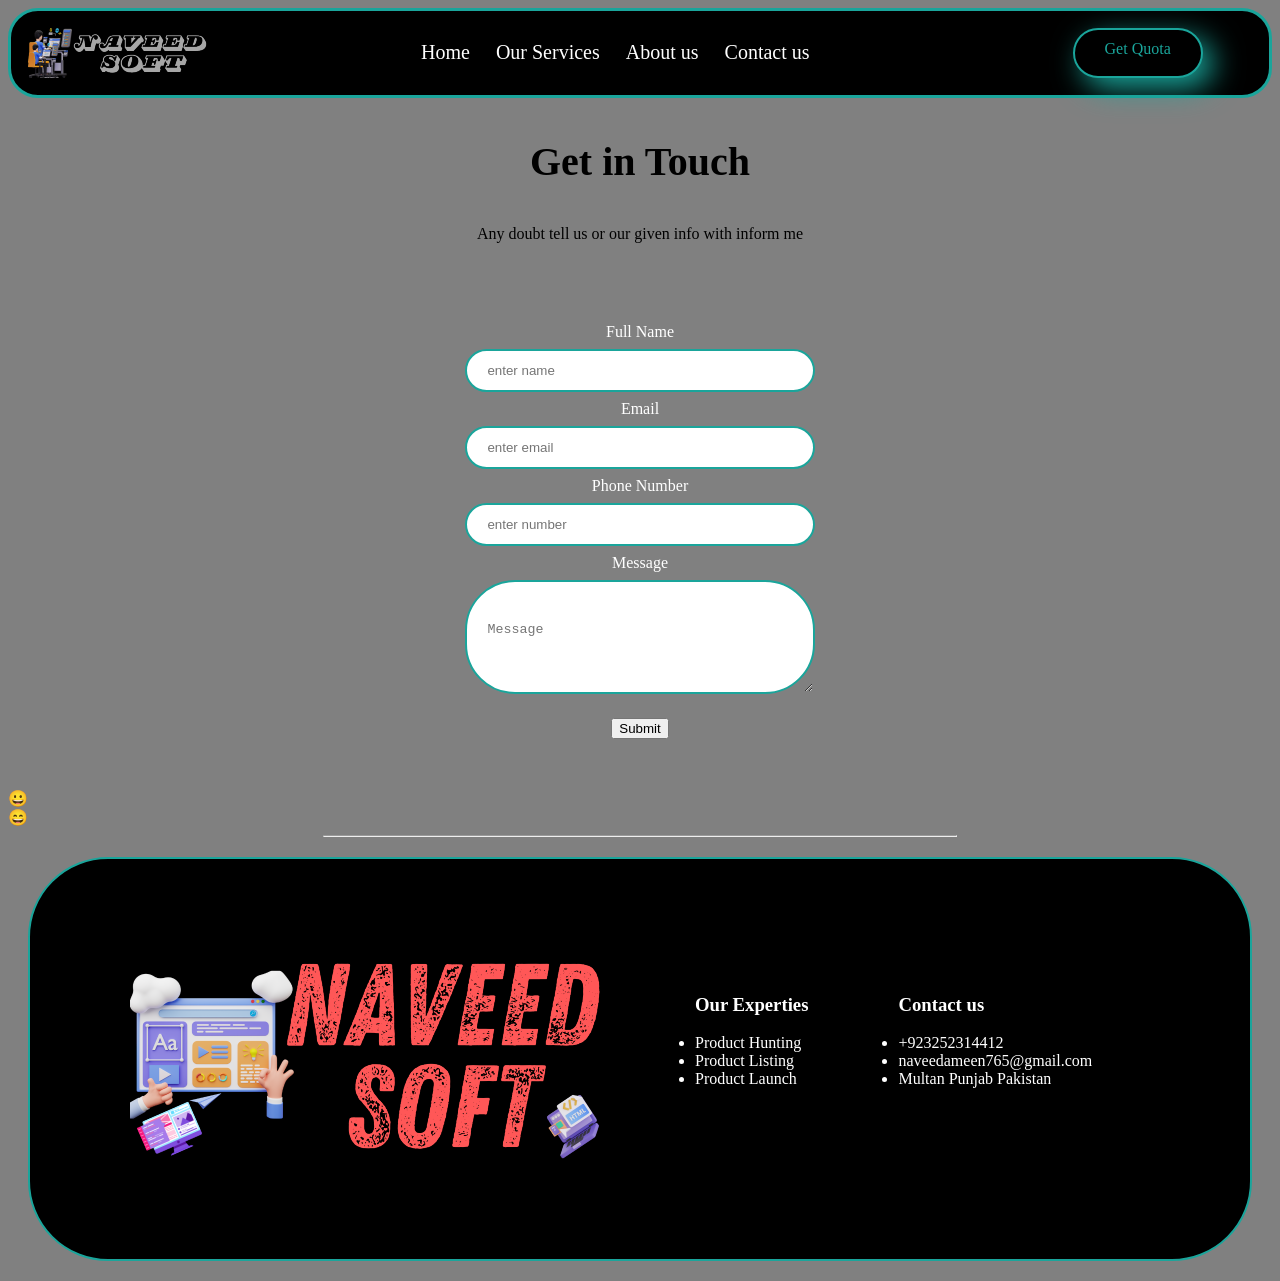
<file: Contact.html>
<!DOCTYPE html>
<html>
    <title>
            Contact us
    </title>
    <meta name="viewport" content="width=device-width, initial-scale=1.0">
    <link rel="stylesheet" href="stylesheet.css">
    <body style="background-color: gray;">

        <!--header-->

        <header >
            <div style=" display: flex; border: 3px solid #1aa59b ; border-radius: 30px;background-color: black; padding: 17px;">
                <img style="height: auto; width: auto;" src="logo.png" alt="">
                <a  style=" margin-left: 200px; padding: 13px; text-decoration: none;color: #ffffff; font-size: 20px;" href="Home.html">Home</a>
                <a style="padding: 13px; text-decoration: none;color: #ffffff; font-size: 20px;" href="Service.html">Our Services</a>
                <a style="padding: 13px; text-decoration: none;color: #ffffff; font-size: 20px;" href="About.html">About us</a>
                <a style="padding: 13px; text-decoration: none;color: #ffffff; font-size: 20px;" href="Contact.html">Contact us</a>
                
                <a target="blank" id="b2" href="https://api.whatsapp.com/send?phone=923252314412">Get Quota</a>
            </div>
        </header>

<div>
<div style="text-align: center ; margin: 30px 0px;">
    <h3 style="font-size: 40px;">Get in Touch</h3>
    <p>
        Any doubt tell us or our given info with inform me
    </p>
</div>
<div>
    <form action="https://mail.google.com/mail/u/0/#inbox" style="color: #ffffff; ; padding: 50px 50px ;  text-align: center;">
        <label  for="name"> Full Name</label><br>
        <input style=" width: 30%;
        padding: 12px 20px;
        margin: 8px 0;border: 2px solid #1aa59b ;border-radius: 50px;
        box-sizing: border-box;" id="name" type="text" placeholder="enter name"><br>
        <label for="Email">Email</label><br>
<input style=" width: 30%;
padding: 12px 20px;
margin: 8px 0;border: 2px solid #1aa59b ;border-radius: 50px;
box-sizing: border-box;" id="Email" type="email" placeholder="enter email"><br>
<label for="Number">Phone Number</label><br>
<input style=" width: 30%;
padding: 12px 20px;
margin: 8px 0;border: 2px solid #1aa59b ;border-radius: 50px;
box-sizing: border-box;" id="Number" type="number" placeholder="enter number"><br>
<label for="message">Message</label><br>
<textarea style=" width: 30%;
padding: 40px 20px;
margin: 8px 0;border: 2px solid #1aa59b ;border-radius: 50px; margin-bottom: 20px;
box-sizing: border-box;" name="" id="message " placeholder="Message"></textarea><br>
<input style="text-align: center;" type="submit" >

    </form>
    &#128512;<br>&#128516;	
	
    <hr style="width: 50%;" />	

</div>














</div>




























































































        
    </body>
</html>























































        <footer style=" display: flex; margin: 20px; background-color: #000000; color: #ffffff; padding: 100px; border: 2px solid #1aa59b; border-radius: 80px;">
            <img src="logo1.png" alt="logo">
            <ul style="margin-left: 50px;">
                <h3>Our Experties</h3>
                <li>Product Hunting</li>
                <li>Product Listing</li>
                <li>Product Launch </li>
            </ul>
            <ul style="margin-left: 50px;">
                <h3>Contact us</h3>
                <li > <i style="color: #1aa59b;" class="fa fa-phone" aria-hidden="true"></i>
                        +923252314412</li>
                <li><i style="color: #1aa59b;" class="fa fa-envelope-o" aria-hidden="true"></i>
                        naveedameen765@gmail.com</li>
                <li> <i style="color: #1aa59b;" class="fa fa-map-marker" aria-hidden="true"></i>
                        Multan Punjab Pakistan </li>
            </ul>
             
            
            
            
            </footer>
</file>
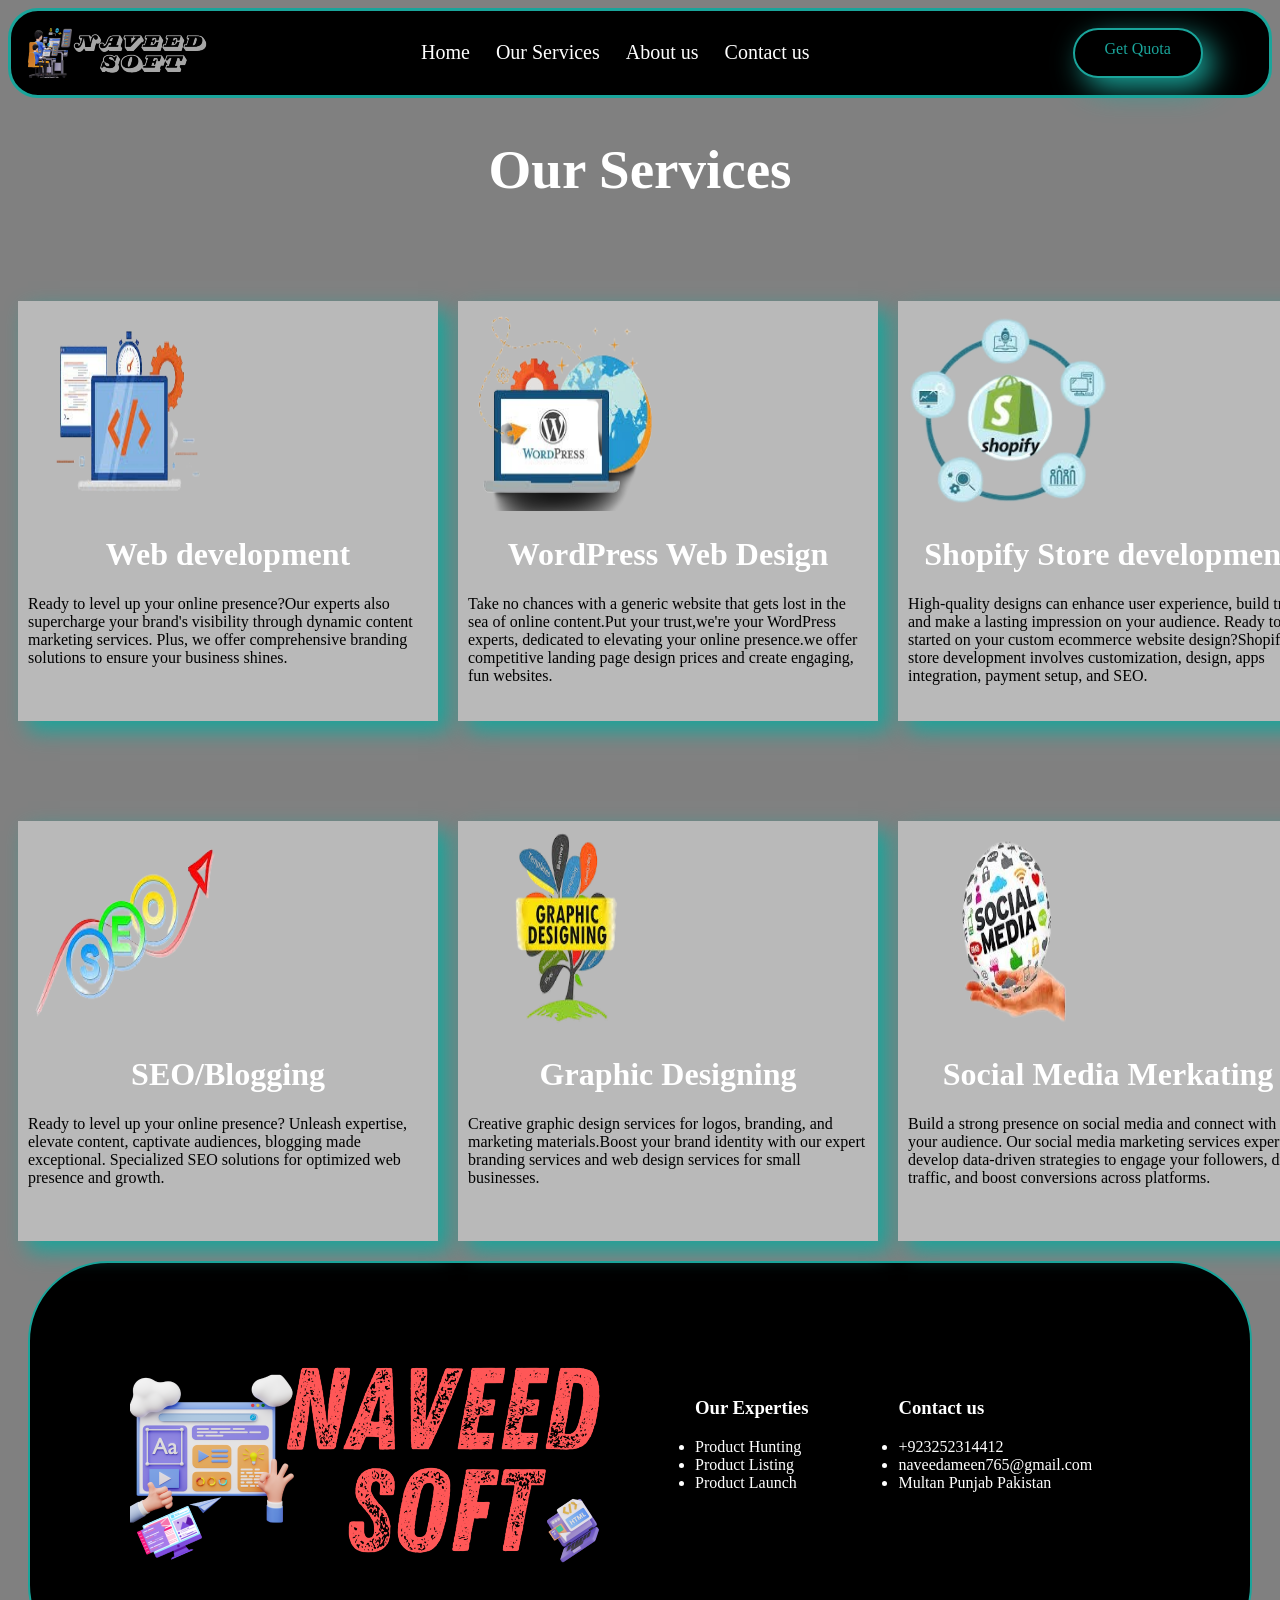
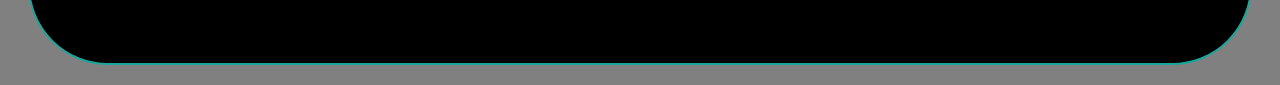
<file: Service.html>
<!DOCTYPE html>
<html>
    <title>
        Service
    </title>
    <meta name="viewport" content="width=device-width, initial-scale=1.0">
    <link rel="stylesheet" href="stylesheet.css">
    <body style="background-color: gray;">

        <!--header-->

        <header >
            <div style=" display: flex; border: 3px solid #1aa59b ; border-radius: 30px;background-color: black; padding: 17px;">
                <img style="height: auto; width: auto;" src="logo.png" alt="">
                <a  style=" margin-left: 200px; padding: 13px; text-decoration: none;color: #ffffff; font-size: 20px;" href="Home.html">Home</a>
                <a style="padding: 13px; text-decoration: none;color: #ffffff; font-size: 20px;" href="Service.html">Our Services</a>
                <a style="padding: 13px; text-decoration: none;color: #ffffff; font-size: 20px;" href="About.html">About us</a>
                <a style="padding: 13px; text-decoration: none;color: #ffffff; font-size: 20px;" href="Contact.html">Contact us</a>
                
                <a target="blank" id="b2" href="https://api.whatsapp.com/send?phone=923252314412">Get Quota</a>
            </div>
        </header>
        <h1 style="margin-top: 40px; color: #ffffff;font-size: 55px; text-align: center;   ">Our Services</h1>

        <div style="display: flex; margin-top: 100px;  " >

        <div style=" box-shadow: 10px 10px 20px #1aa59b; background-color: rgb(185, 185, 185); padding: 10px; margin: 0px 10px;">
           <img style="height: 200px; width: 200px; ;" src="web2.png">
           <h1 style="text-align: center; color: #ffffff;">Web development</h1>
           <p style="height: 100px; width: 400px;">
            Ready to level up your online presence?Our experts also supercharge your brand's visibility through dynamic content marketing services. Plus, we offer comprehensive branding solutions to ensure your business shines.
           </p>
        </div>

            <div style=" box-shadow: 10px 10px 20px #1aa59b; background-color: rgb(185, 185, 185); padding: 10px; margin: 0px 10px;">
               <img style="height: 200px; width: 200px; ;" src="web3.png">
               <h1 style="text-align: center; color: #ffffff;">WordPress Web Design</h1>
               <p style="height: 100px; width: 400px;">
                Take no chances with a generic website that gets lost in the sea of online content.Put your trust,we're your WordPress experts, dedicated to elevating your online presence.we offer competitive landing page design prices and create engaging, fun websites.
               </p>
            </div>
            <div style=" box-shadow: 10px 10px 20px #1aa59b; background-color: rgb(185, 185, 185); padding: 10px; margin: 0px 10px;">
                <img style="height: 200px; width: 200px; ;" src="web4.png">
                <h1 style="text-align: center; color: #ffffff;">Shopify Store development</h1>
                <p style="height: 100px; width: 400px;">
                    High-quality designs can enhance user experience, build trust, and make a lasting impression on your audience. Ready to get started on your custom ecommerce website design?Shopify store development involves customization, design, apps integration, payment setup, and SEO.
                </p>
             </div>
    </div>

    <div style="display: flex; margin-top: 100px;  " >

        <div style=" box-shadow: 10px 10px 20px #1aa59b; background-color: rgb(185, 185, 185); padding: 10px; margin: 0px 10px;">
           <img style="height: 200px; width: 200px; ;" src="web5.png">
           <h1 style="text-align: center; color: #ffffff;">SEO/Blogging</h1>
           <p style="height: 100px; width: 400px;">
            Ready to level up your online presence? Unleash expertise, elevate content, captivate audiences, blogging made exceptional. Specialized SEO solutions for optimized web presence and growth.
           </p>
        </div>

            <div style=" box-shadow: 10px 10px 20px #1aa59b; background-color: rgb(185, 185, 185); padding: 10px; margin: 0px 10px;">
               <img style="height: 200px; width: 200px; ;" src="web6.png">
               <h1 style="text-align: center; color: #ffffff;"> Graphic Designing</h1>
               <p style="height: 100px; width: 400px;">
                Creative graphic design services for logos, branding, and marketing materials.Boost your brand identity with our expert branding services and web design services for small businesses. 
               </p>
            </div>
            <div style=" box-shadow: 10px 10px 20px #1aa59b; background-color: rgb(185, 185, 185); padding: 10px; margin: 0px 10px;">
                <img style="height: 200px; width: 200px; ;" src="web7.png">
                <h1 style="text-align: center; color: #ffffff;">Social Media Merkating</h1>
                <p style="height: 100px; width: 400px;">
                    Build a strong presence on social media and connect with your audience. Our social media marketing services experts develop data-driven strategies to engage your followers, drive traffic, and boost conversions across platforms.
                </p>
             </div>
    </div>
    </body>
</html>


























































        <footer style=" display: flex; margin: 20px; background-color: #000000; color: #ffffff; padding: 100px; border: 2px solid #1aa59b; border-radius: 80px;">
            <img src="logo1.png" alt="logo">
            <ul style="margin-left: 50px;">
                <h3>Our Experties</h3>
                <li>Product Hunting</li>
                <li>Product Listing</li>
                <li>Product Launch </li>
            </ul>
            <ul style="margin-left: 50px;">
                <h3>Contact us</h3>
                <li > <i style="color: #1aa59b;" class="fa fa-phone" aria-hidden="true"></i>
                        +923252314412</li>
                <li><i style="color: #1aa59b;" class="fa fa-envelope-o" aria-hidden="true"></i>
                        naveedameen765@gmail.com</li>
                <li> <i style="color: #1aa59b;" class="fa fa-map-marker" aria-hidden="true"></i>
                        Multan Punjab Pakistan </li>
            </ul>
             
            
            
            
            </footer>
</file>
<file: stylesheet.css>
#button {
    box-shadow: 10px 10px 20px #1aa59b;  font-size: 20px; text-decoration: none; border:solid 2px #1aa59b; padding: 15px 25px; color: #ffffff; background-color: rgb(0, 0, 0) ;  border-radius: 20px ; margin-left: 50px;
    
  }
  #button:hover{
    background-color: #000000;color:#1aa59b; border:3px solid #ffffff; border-radius: 20px; ;
  }
  #b2{
    box-shadow: 10px 10px 30px #1aa59b; text-decoration: none; margin-left: 250px; padding: 10px 30px ; background-color: #000000; color: #1aa59b; border:2px solid #1aa59b; border-radius: 25px; 
  }
  #b2:hover{
    border: 3px solid white; border-radius: 30px; background-color: #1aa59b;color: #000;
    text-align: center; display: inline-block;
  }
</file>
